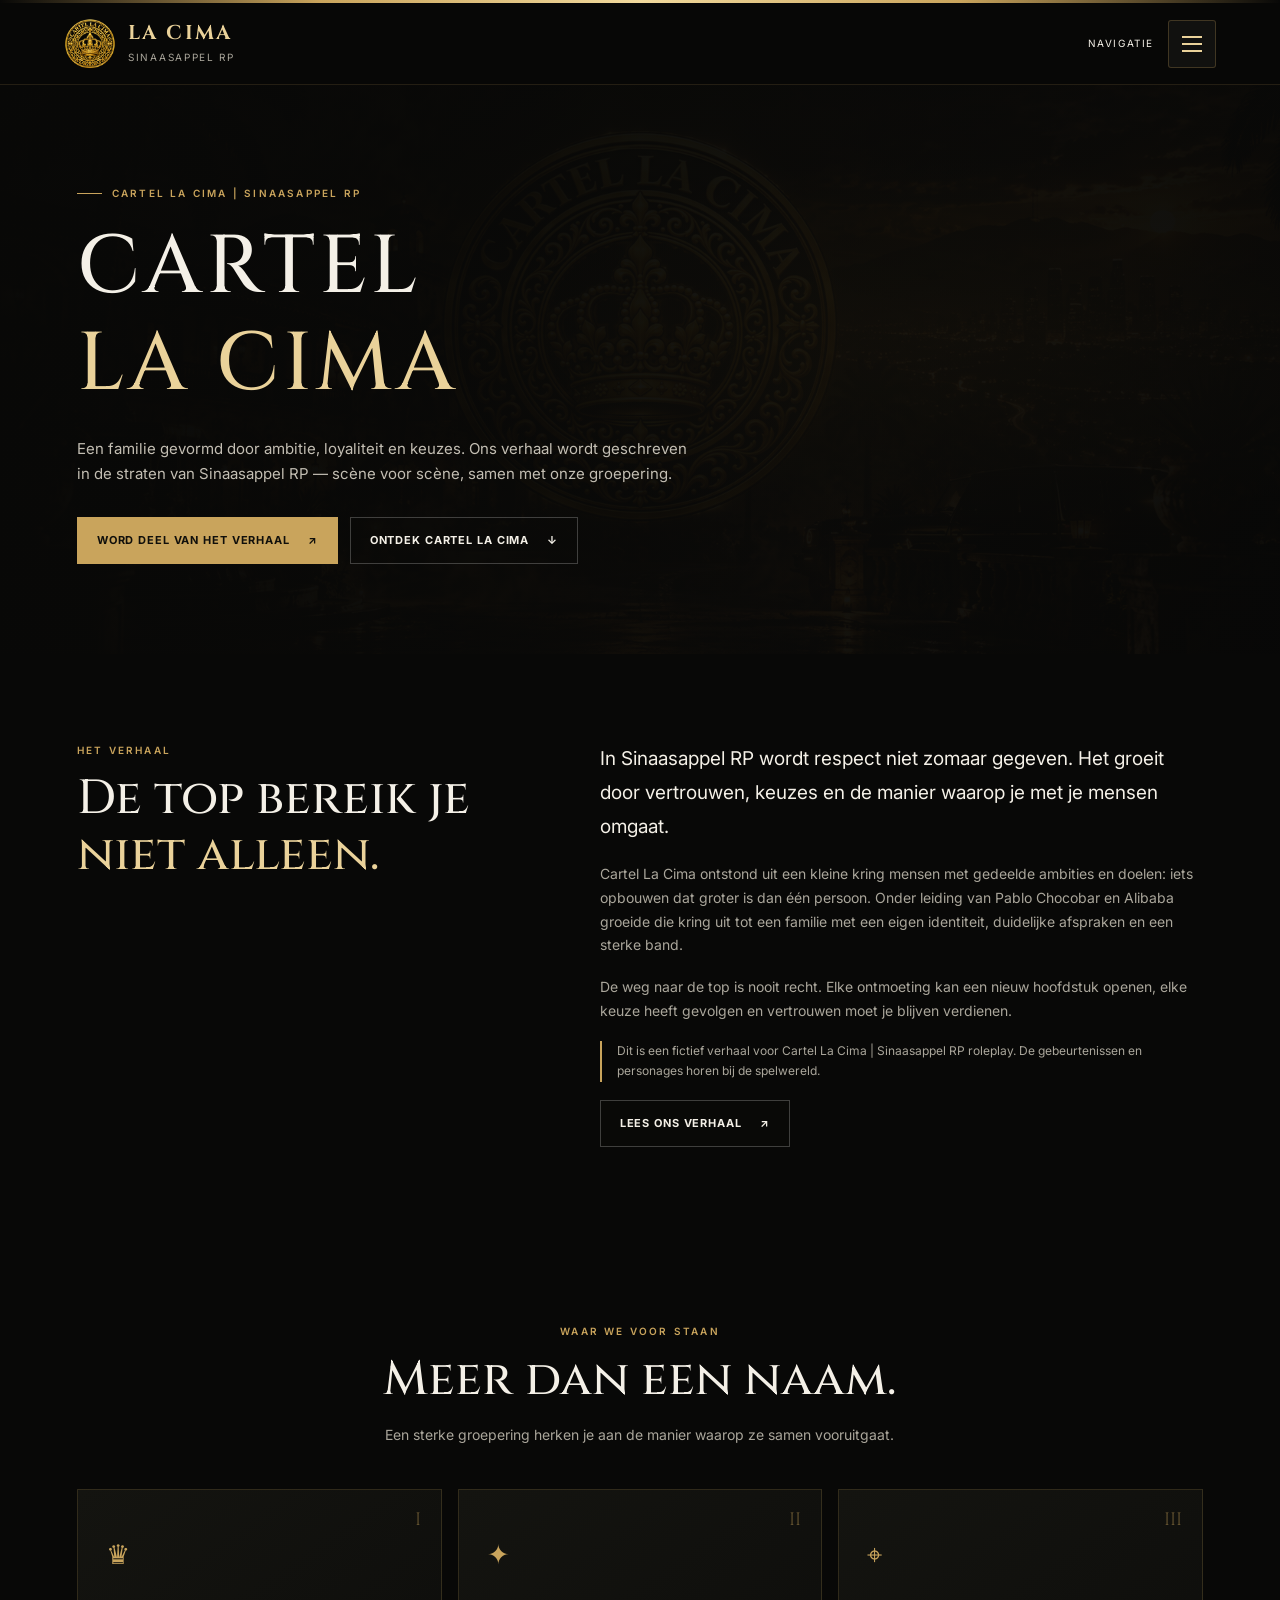
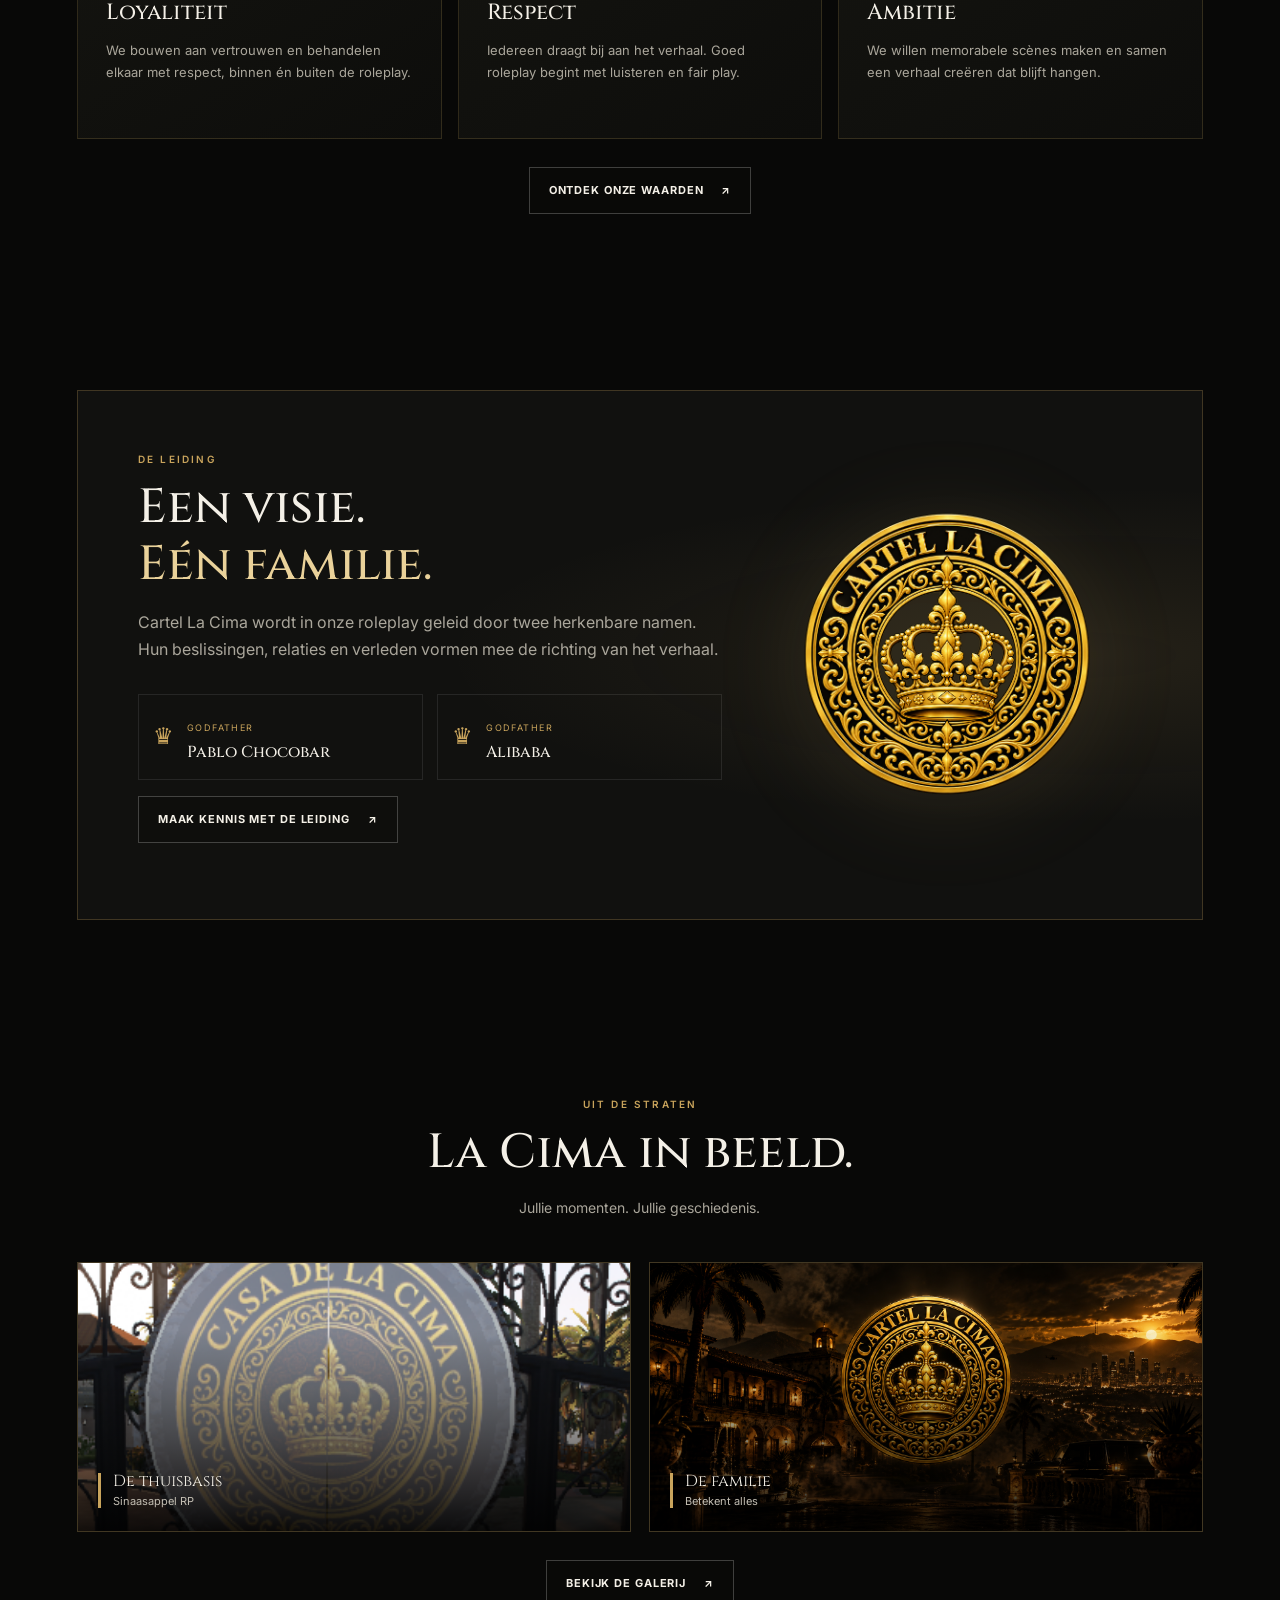
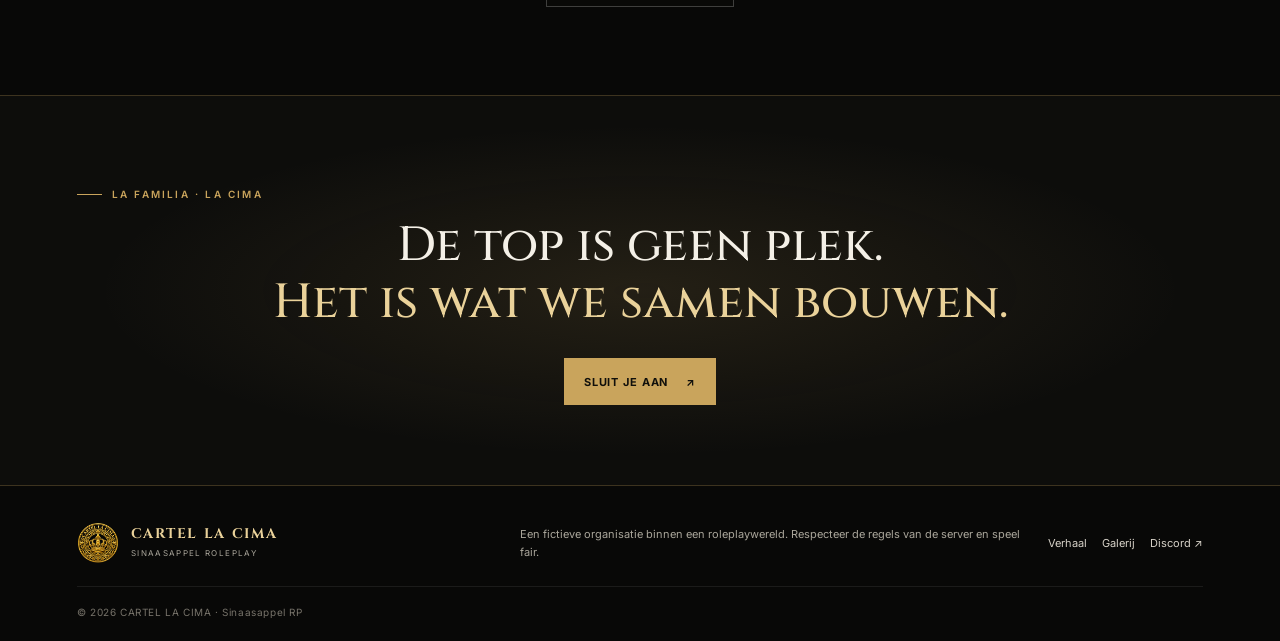
<file: index.html>
<!DOCTYPE html>
<html lang="nl">
<head>
  <meta name="google-site-verification" content="WvXRgHe4BdpTM_RKW-h9yV7HGVJYF44Y4NhQka72pgI">
  <meta charset="UTF-8">
  <meta name="viewport" content="width=device-width, initial-scale=1.0">
  <meta name="theme-color" content="#080807">
  <meta name="color-scheme" content="dark">
  <meta name="description" content="Cartel La Cima — Sinaasappel roleplay. Loyaliteit, eer en ambitie.">
  <title>CARTEL LA CIMA — Home</title>
  <link rel="icon" type="image/png" href="assets/f275185a-7b78-4d47-b29a-3f92ea401cad.png">
  <link rel="stylesheet" href="style.css">
</head>
<body>
  <div class="top-line"></div>
  <header class="site-header">
    <a class="brand" href="index.html" aria-label="La Cima startpagina">
      <img src="assets/f275185a-7b78-4d47-b29a-3f92ea401cad.png" alt="Cartel La Cima logo">
      <span><strong>LA CIMA</strong><small>Sinaasappel RP</small></span>
    </a>
    <div class="header-actions">
      <span class="menu-label">Navigatie</span>
      <div class="menu-wrap">
        <button class="menu-toggle" type="button" data-menu-toggle aria-label="Menu openen" aria-expanded="false" aria-controls="siteMenu">
          <span class="hamburger" aria-hidden="true"><span></span><span></span><span></span></span>
        </button>
        <nav class="nav-menu" id="siteMenu" data-nav-menu aria-label="Hoofdnavigatie" aria-hidden="true">
          <div class="menu-heading">Kies een pagina</div>
          <a href="index.html" aria-current="page"><span>01</span>Home</a>
<a href="verhaal.html"><span>02</span>Ons verhaal</a>
<a href="waarden.html"><span>03</span>Onze waarden</a>
<a href="leiding.html"><span>04</span>De leiding</a>
<a href="galerij.html"><span>05</span>Galerij</a>
<a href="media.html"><span>06</span>Media</a>
          <a class="discord-menu-link" href="https://discord.gg/VERVANG-DIT" target="_blank" rel="noopener noreferrer">Join Discord <span>↗</span></a>
        </nav>
      </div>
    </div>
  </header>
  <main>
    <section class="page-hero">
      <div class="hero-content">
        <p class="eyebrow">CARTEL LA CIMA | SINAASAPPEL RP</p>
        <h1>CARTEL<br><em>LA CIMA</em></h1>
        <p class="intro-copy">Een familie gevormd door ambitie, loyaliteit en keuzes. Ons verhaal wordt geschreven in de straten van Sinaasappel RP — scène voor scène, samen met onze groepering.</p>
        <div class="hero-actions"><a class="button button-gold discord-link" href="https://discord.gg/VERVANG-DIT" target="_blank" rel="noopener noreferrer">Word deel van het verhaal <span>↗</span></a><a class="button button-ghost" href="verhaal.html">Ontdek Cartel La Cima <span>↓</span></a></div>
      </div>
    </section>
    
<section class="section">
  <div class="content-grid">
    <div><div class="section-kicker">HET VERHAAL</div><h2>De top bereik je<br><em>niet alleen.</em></h2></div>
    <div class="story-copy">
      <p class="lead">In Sinaasappel RP wordt respect niet zomaar gegeven. Het groeit door vertrouwen, keuzes en de manier waarop je met je mensen omgaat.</p>
      <p>Cartel La Cima ontstond uit een kleine kring mensen met gedeelde ambities en doelen: iets opbouwen dat groter is dan één persoon. Onder leiding van Pablo Chocobar en Alibaba groeide die kring uit tot een familie met een eigen identiteit, duidelijke afspraken en een sterke band.</p>
      <p>De weg naar de top is nooit recht. Elke ontmoeting kan een nieuw hoofdstuk openen, elke keuze heeft gevolgen en vertrouwen moet je blijven verdienen.</p>
      <p class="story-note">Dit is een fictief verhaal voor Cartel La Cima | Sinaasappel RP roleplay. De gebeurtenissen en personages horen bij de spelwereld.</p>
      <a class="button button-ghost" href="verhaal.html">Lees ons verhaal <span>↗</span></a>
    </div>
  </div>
</section>
<section class="section">
  <div class="section-heading"><div class="section-kicker">WAAR WE VOOR STAAN</div><h2>Meer dan een naam.</h2><p>Een sterke groepering herken je aan de manier waarop ze samen vooruitgaat.</p></div>
  <div class="value-grid">
    <article class="value-card"><span class="value-number">I</span><div class="value-icon">♛</div><h3>Loyaliteit</h3><p>We bouwen aan vertrouwen en behandelen elkaar met respect, binnen én buiten de roleplay.</p></article>
    <article class="value-card"><span class="value-number">II</span><div class="value-icon">✦</div><h3>Respect</h3><p>Iedereen draagt bij aan het verhaal. Goed roleplay begint met luisteren en fair play.</p></article>
    <article class="value-card"><span class="value-number">III</span><div class="value-icon">⌖</div><h3>Ambitie</h3><p>We willen memorabele scènes maken en samen een verhaal creëren dat blijft hangen.</p></article>
  </div>
  <div style="text-align:center;margin-top:28px"><a class="button button-ghost" href="waarden.html">Ontdek onze waarden <span>↗</span></a></div>
</section>
<section class="section">
  <div class="leadership-panel">
    <div><div class="section-kicker">DE LEIDING</div><h2>Een visie.<br><em>Eén familie.</em></h2><p>Cartel La Cima wordt in onze roleplay geleid door twee herkenbare namen. Hun beslissingen, relaties en verleden vormen mee de richting van het verhaal.</p><div class="leaders"><div class="leader"><span class="leader-crown">♛</span><div><small>GODFATHER</small><h3>Pablo Chocobar</h3></div></div><div class="leader"><span class="leader-crown">♛</span><div><small>GODFATHER</small><h3>Alibaba</h3></div></div></div><p><a class="button button-ghost" href="leiding.html">Maak kennis met de leiding <span>↗</span></a></p></div>
    <div class="leadership-art"><img src="assets/f275185a-7b78-4d47-b29a-3f92ea401cad.png" alt="Gouden La Cima-kroonlogo"></div>
  </div>
</section>
<section class="section">
  <div class="section-heading"><div class="section-kicker">UIT DE STRATEN</div><h2>La Cima in beeld.</h2><p>Jullie momenten. Jullie geschiedenis.</p></div>
  <div class="gallery-grid">
    <figure class="gallery-item"><img src="assets/Screenshot 2026-10-14 192630.png" alt="La Cima roleplay-screenshot"><figcaption><span></span><div><b>De thuisbasis</b><small>Sinaasappel RP</small></div></figcaption></figure>
    <figure class="gallery-item"><img src="assets/la-cima-hero.png" alt="La Cima roleplay-banner"><figcaption><span></span><div><b>De familie</b><small>Betekent alles</small></div></figcaption></figure>
  </div>
  <div style="text-align:center;margin-top:28px"><a class="button button-ghost" href="galerij.html">Bekijk de galerij <span>↗</span></a></div>
</section>

    <section class="closing"><div class="closing-inner"><p class="eyebrow">LA FAMILIA · LA CIMA</p><h2>De top is geen plek.<br><em>Het is wat we samen bouwen.</em></h2><a class="button button-gold discord-link" href="https://discord.gg/VERVANG-DIT" target="_blank" rel="noopener noreferrer">Sluit je aan <span>↗</span></a></div></section>
  </main>
  <footer class="footer">
    <a class="footer-brand" href="index.html"><img src="assets/f275185a-7b78-4d47-b29a-3f92ea401cad.png" alt=""><span><b>CARTEL LA CIMA</b><small>SINAASAPPEL ROLEPLAY</small></span></a>
    <p>Een fictieve organisatie binnen een roleplaywereld. Respecteer de regels van de server en speel fair.</p>
    <div class="footer-links"><a href="verhaal.html">Verhaal</a><a href="galerij.html">Galerij</a><a class="discord-link" href="https://discord.gg/VERVANG-DIT" target="_blank" rel="noopener noreferrer">Discord ↗</a></div>
    <div class="copyright">© <span data-year></span> CARTEL LA CIMA · Sinaasappel RP</div>
  </footer>
  <script src="script.js"></script>
</body>
</html>
</file>
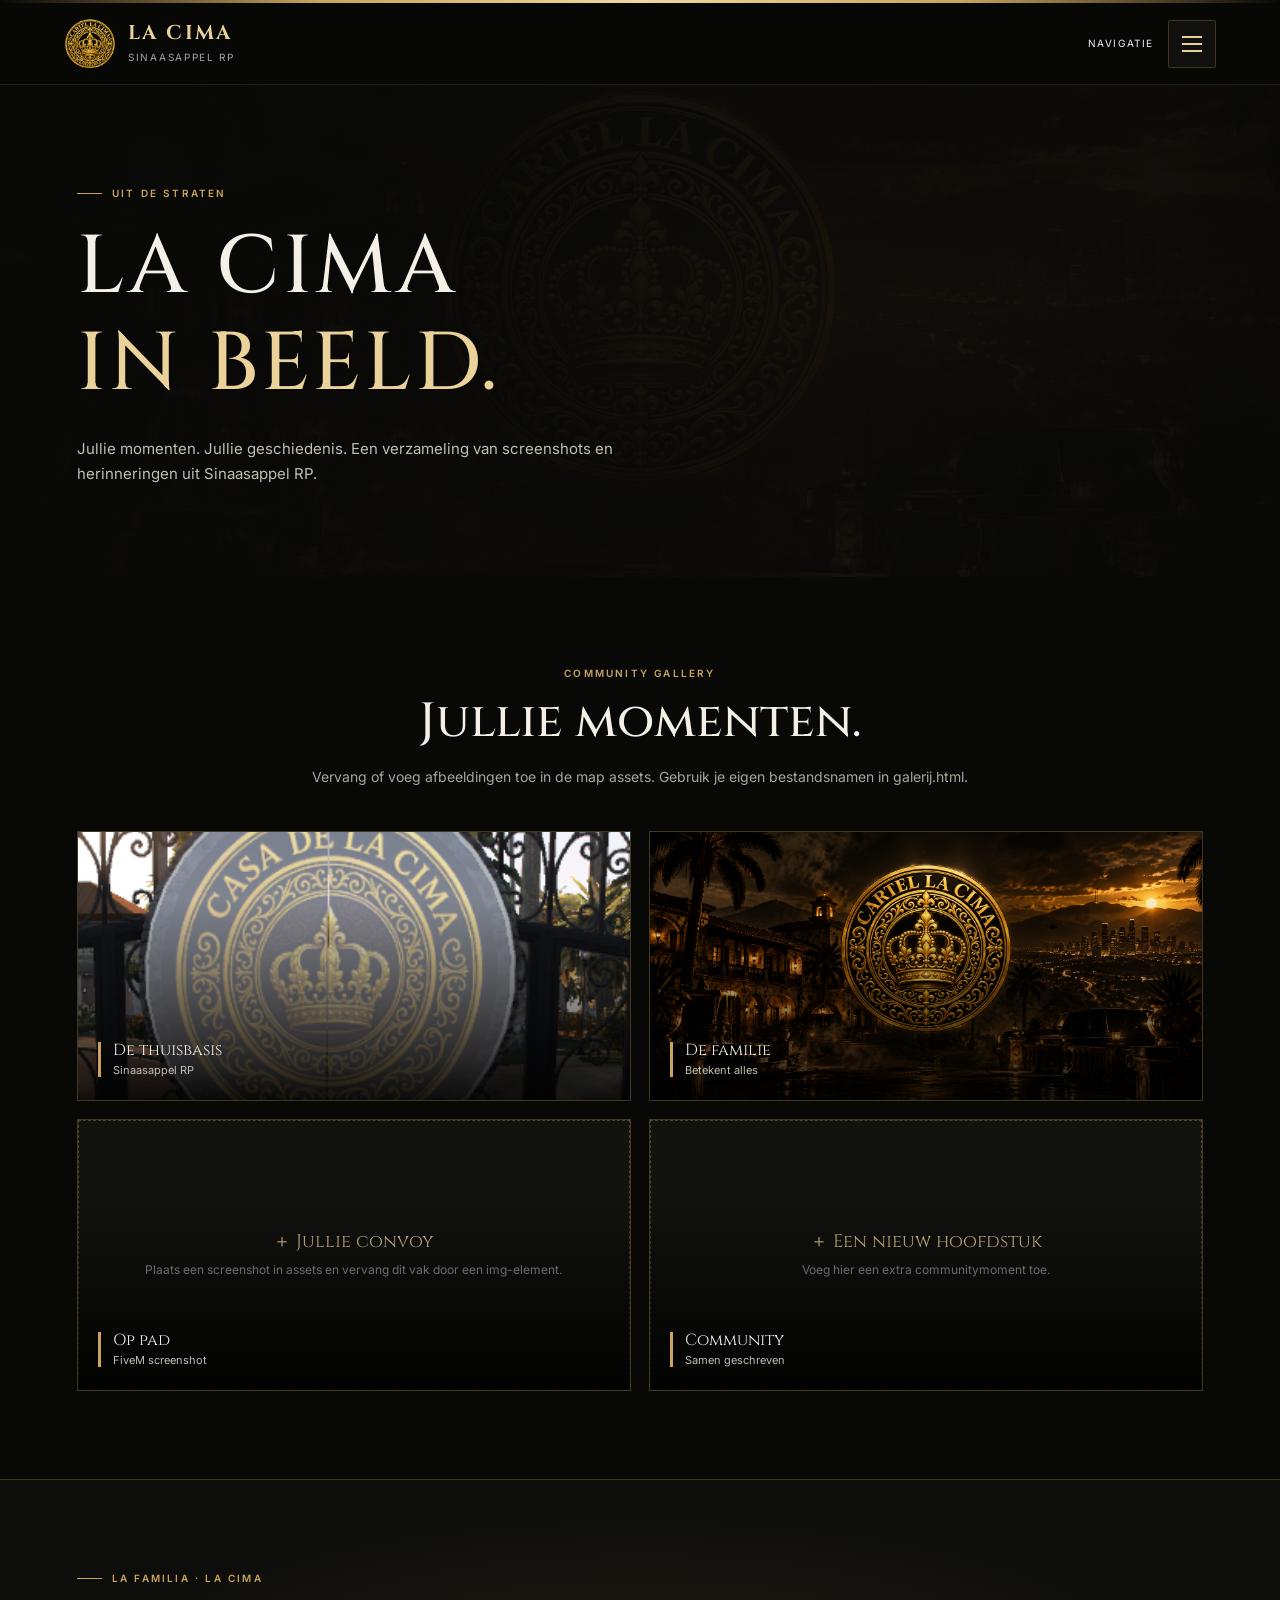
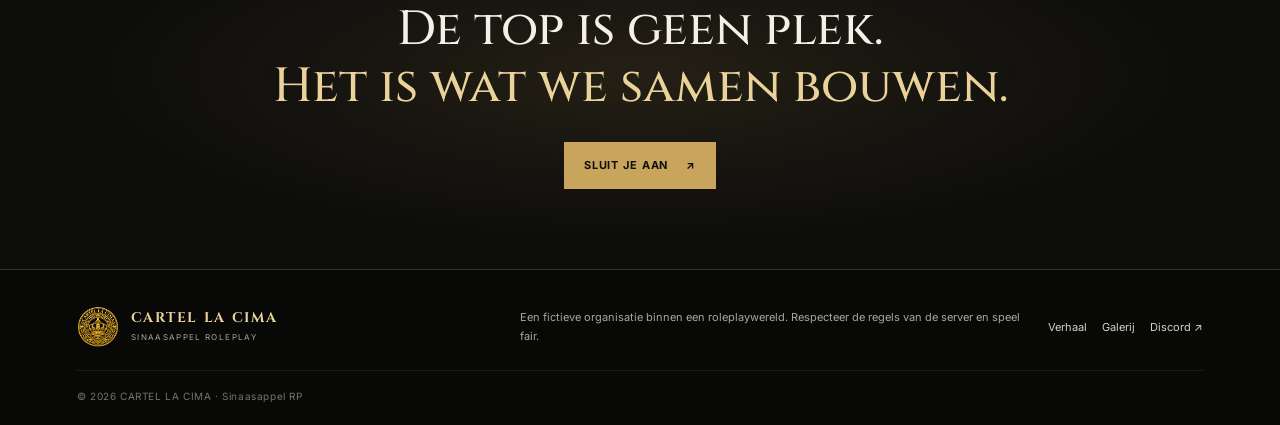
<file: galerij.html>
<!DOCTYPE html>
<html lang="nl">
<head>
  <meta name="google-site-verification" content="WvXRgHe4BdpTM_RKW-h9yV7HGVJYF44Y4NhQka72pgI">
  <meta charset="UTF-8">
  <meta name="viewport" content="width=device-width, initial-scale=1.0">
  <meta name="theme-color" content="#080807">
  <meta name="color-scheme" content="dark">
  <meta name="description" content="Cartel La Cima — Sinaasappel roleplay. Loyaliteit, eer en ambitie.">
  <title>Galerij — CARTEL LA CIMA</title>
  <link rel="icon" type="image/png" href="assets/f275185a-7b78-4d47-b29a-3f92ea401cad.png">
  <link rel="stylesheet" href="style.css">
</head>
<body>
  <div class="top-line"></div>
  <header class="site-header">
    <a class="brand" href="index.html" aria-label="La Cima startpagina">
      <img src="assets/f275185a-7b78-4d47-b29a-3f92ea401cad.png" alt="Cartel La Cima logo">
      <span><strong>LA CIMA</strong><small>Sinaasappel RP</small></span>
    </a>
    <div class="header-actions">
      <span class="menu-label">Navigatie</span>
      <div class="menu-wrap">
        <button class="menu-toggle" type="button" data-menu-toggle aria-label="Menu openen" aria-expanded="false" aria-controls="siteMenu">
          <span class="hamburger" aria-hidden="true"><span></span><span></span><span></span></span>
        </button>
        <nav class="nav-menu" id="siteMenu" data-nav-menu aria-label="Hoofdnavigatie" aria-hidden="true">
          <div class="menu-heading">Kies een pagina</div>
          <a href="index.html"><span>01</span>Home</a>
<a href="verhaal.html"><span>02</span>Ons verhaal</a>
<a href="waarden.html"><span>03</span>Onze waarden</a>
<a href="leiding.html"><span>04</span>De leiding</a>
<a href="galerij.html" aria-current="page"><span>05</span>Galerij</a>
<a href="media.html"><span>06</span>Media</a>
          <a class="discord-menu-link" href="https://discord.gg/VERVANG-DIT" target="_blank" rel="noopener noreferrer">Join Discord <span>↗</span></a>
        </nav>
      </div>
    </div>
  </header>
  <main>
    <section class="page-hero">
      <div class="hero-content">
        <p class="eyebrow">UIT DE STRATEN</p>
        <h1>LA CIMA<br><em>IN BEELD.</em></h1>
        <p class="intro-copy">Jullie momenten. Jullie geschiedenis. Een verzameling van screenshots en herinneringen uit Sinaasappel RP.</p>
        
      </div>
    </section>
    
<section class="section"><div class="section-heading"><div class="section-kicker">COMMUNITY GALLERY</div><h2>Jullie momenten.</h2><p>Vervang of voeg afbeeldingen toe in de map assets. Gebruik je eigen bestandsnamen in galerij.html.</p></div>
<div class="gallery-grid">
<figure class="gallery-item"><img src="assets/Screenshot 2026-10-14 192630.png" alt="Sfeervolle La Cima roleplay-banner"><figcaption><span></span><div><b>De thuisbasis</b><small>Sinaasappel RP</small></div></figcaption></figure>
<figure class="gallery-item"><img src="assets/la-cima-hero.png" alt="La Cima roleplay-banner"><figcaption><span></span><div><b>De familie</b><small>Betekent alles</small></div></figcaption></figure>
<figure class="gallery-item"><div class="gallery-placeholder"><div><strong>＋ Jullie convoy</strong><p>Plaats een screenshot in assets en vervang dit vak door een img-element.</p></div></div><figcaption><span></span><div><b>Op pad</b><small>FiveM screenshot</small></div></figcaption></figure>
<figure class="gallery-item"><div class="gallery-placeholder"><div><strong>＋ Een nieuw hoofdstuk</strong><p>Voeg hier een extra communitymoment toe.</p></div></div><figcaption><span></span><div><b>Community</b><small>Samen geschreven</small></div></figcaption></figure>
</div></section>

    <section class="closing"><div class="closing-inner"><p class="eyebrow">LA FAMILIA · LA CIMA</p><h2>De top is geen plek.<br><em>Het is wat we samen bouwen.</em></h2><a class="button button-gold discord-link" href="https://discord.gg/VERVANG-DIT" target="_blank" rel="noopener noreferrer">Sluit je aan <span>↗</span></a></div></section>
  </main>
  <footer class="footer">
    <a class="footer-brand" href="index.html"><img src="assets/f275185a-7b78-4d47-b29a-3f92ea401cad.png" alt=""><span><b>CARTEL LA CIMA</b><small>SINAASAPPEL ROLEPLAY</small></span></a>
    <p>Een fictieve organisatie binnen een roleplaywereld. Respecteer de regels van de server en speel fair.</p>
    <div class="footer-links"><a href="verhaal.html">Verhaal</a><a href="galerij.html">Galerij</a><a class="discord-link" href="https://discord.gg/VERVANG-DIT" target="_blank" rel="noopener noreferrer">Discord ↗</a></div>
    <div class="copyright">© <span data-year></span> CARTEL LA CIMA · Sinaasappel RP</div>
  </footer>
  <script src="script.js"></script>
</body>
</html>
</file>
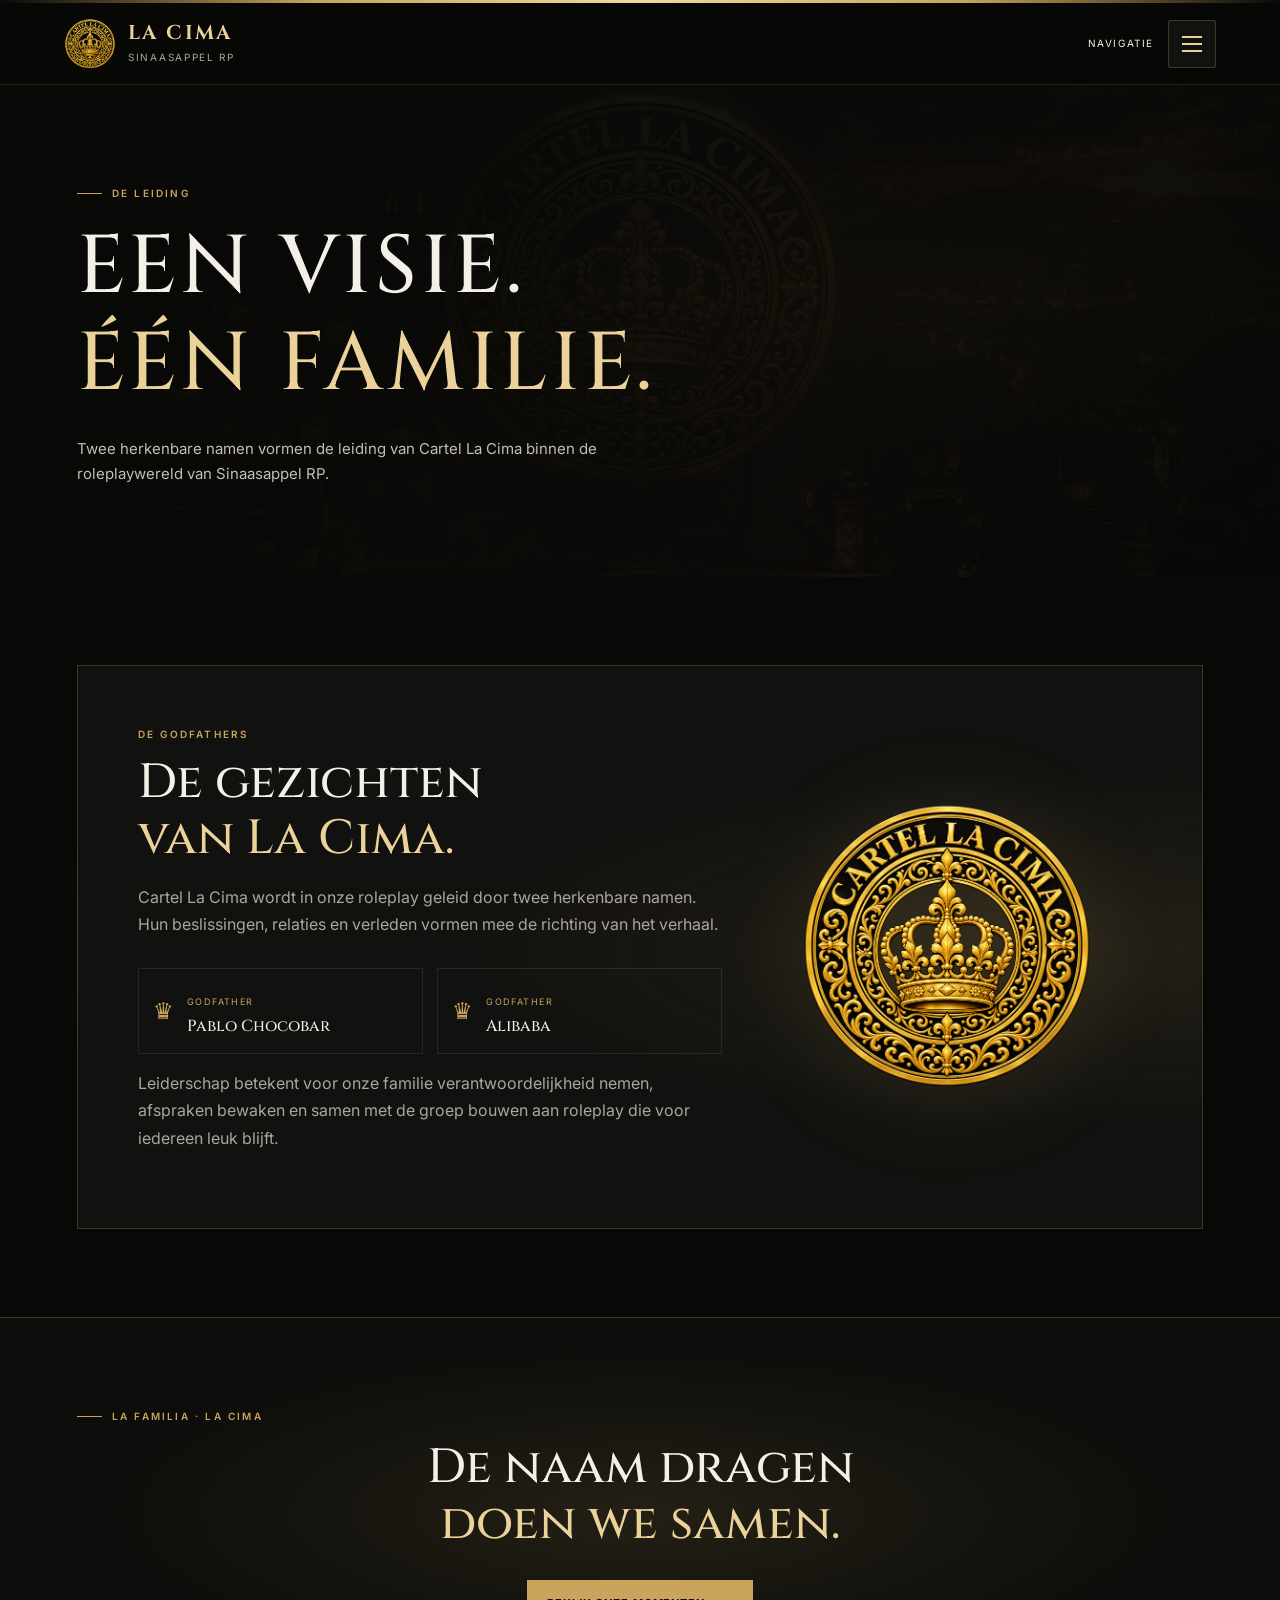
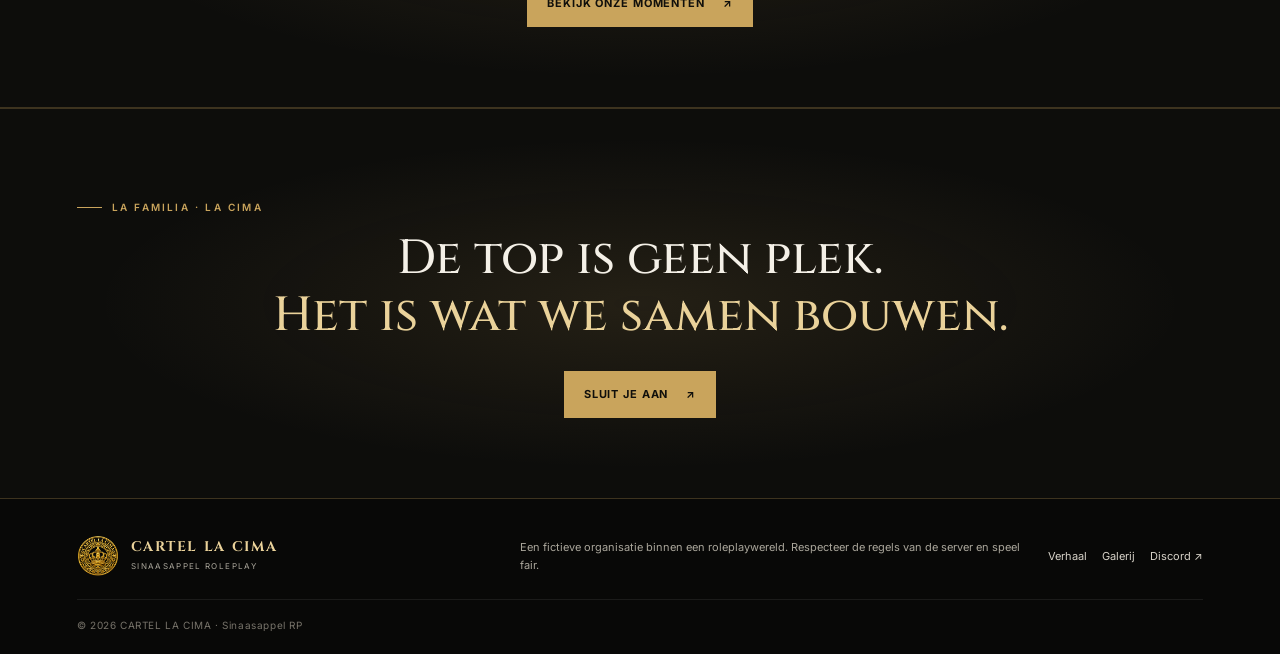
<file: leiding.html>
<!DOCTYPE html>
<html lang="nl">
<head>
  <meta name="google-site-verification" content="WvXRgHe4BdpTM_RKW-h9yV7HGVJYF44Y4NhQka72pgI">
  <meta charset="UTF-8">
  <meta name="viewport" content="width=device-width, initial-scale=1.0">
  <meta name="theme-color" content="#080807">
  <meta name="color-scheme" content="dark">
  <meta name="description" content="Cartel La Cima — Sinaasappel roleplay. Loyaliteit, eer en ambitie.">
  <title>De leiding — CARTEL LA CIMA</title>
  <link rel="icon" type="image/png" href="assets/f275185a-7b78-4d47-b29a-3f92ea401cad.png">
  <link rel="stylesheet" href="style.css">
</head>
<body>
  <div class="top-line"></div>
  <header class="site-header">
    <a class="brand" href="index.html" aria-label="La Cima startpagina">
      <img src="assets/f275185a-7b78-4d47-b29a-3f92ea401cad.png" alt="Cartel La Cima logo">
      <span><strong>LA CIMA</strong><small>Sinaasappel RP</small></span>
    </a>
    <div class="header-actions">
      <span class="menu-label">Navigatie</span>
      <div class="menu-wrap">
        <button class="menu-toggle" type="button" data-menu-toggle aria-label="Menu openen" aria-expanded="false" aria-controls="siteMenu">
          <span class="hamburger" aria-hidden="true"><span></span><span></span><span></span></span>
        </button>
        <nav class="nav-menu" id="siteMenu" data-nav-menu aria-label="Hoofdnavigatie" aria-hidden="true">
          <div class="menu-heading">Kies een pagina</div>
          <a href="index.html"><span>01</span>Home</a>
<a href="verhaal.html"><span>02</span>Ons verhaal</a>
<a href="waarden.html"><span>03</span>Onze waarden</a>
<a href="leiding.html" aria-current="page"><span>04</span>De leiding</a>
<a href="galerij.html"><span>05</span>Galerij</a>
<a href="media.html"><span>06</span>Media</a>
          <a class="discord-menu-link" href="https://discord.gg/VERVANG-DIT" target="_blank" rel="noopener noreferrer">Join Discord <span>↗</span></a>
        </nav>
      </div>
    </div>
  </header>
  <main>
    <section class="page-hero">
      <div class="hero-content">
        <p class="eyebrow">DE LEIDING</p>
        <h1>EEN VISIE.<br><em>ÉÉN FAMILIE.</em></h1>
        <p class="intro-copy">Twee herkenbare namen vormen de leiding van Cartel La Cima binnen de roleplaywereld van Sinaasappel RP.</p>
        
      </div>
    </section>
    
<section class="section"><div class="leadership-panel"><div class="leadership-copy"><div class="section-kicker">DE GODFATHERS</div><h2>De gezichten<br><em>van La Cima.</em></h2><p>Cartel La Cima wordt in onze roleplay geleid door twee herkenbare namen. Hun beslissingen, relaties en verleden vormen mee de richting van het verhaal.</p><div class="leaders"><div class="leader"><span class="leader-crown">♛</span><div><small>GODFATHER</small><h3>Pablo Chocobar</h3></div></div><div class="leader"><span class="leader-crown">♛</span><div><small>GODFATHER</small><h3>Alibaba</h3></div></div></div><p>Leiderschap betekent voor onze familie verantwoordelijkheid nemen, afspraken bewaken en samen met de groep bouwen aan roleplay die voor iedereen leuk blijft.</p></div><div class="leadership-art"><img src="assets/f275185a-7b78-4d47-b29a-3f92ea401cad.png" alt="Gouden La Cima-kroonlogo"></div></div></section>
<section class="closing"><div class="closing-inner"><p class="eyebrow">LA FAMILIA · LA CIMA</p><h2>De naam dragen<br><em>doen we samen.</em></h2><a class="button button-gold" href="galerij.html">Bekijk onze momenten <span>↗</span></a></div></section>

    <section class="closing"><div class="closing-inner"><p class="eyebrow">LA FAMILIA · LA CIMA</p><h2>De top is geen plek.<br><em>Het is wat we samen bouwen.</em></h2><a class="button button-gold discord-link" href="https://discord.gg/VERVANG-DIT" target="_blank" rel="noopener noreferrer">Sluit je aan <span>↗</span></a></div></section>
  </main>
  <footer class="footer">
    <a class="footer-brand" href="index.html"><img src="assets/f275185a-7b78-4d47-b29a-3f92ea401cad.png" alt=""><span><b>CARTEL LA CIMA</b><small>SINAASAPPEL ROLEPLAY</small></span></a>
    <p>Een fictieve organisatie binnen een roleplaywereld. Respecteer de regels van de server en speel fair.</p>
    <div class="footer-links"><a href="verhaal.html">Verhaal</a><a href="galerij.html">Galerij</a><a class="discord-link" href="https://discord.gg/VERVANG-DIT" target="_blank" rel="noopener noreferrer">Discord ↗</a></div>
    <div class="copyright">© <span data-year></span> CARTEL LA CIMA · Sinaasappel RP</div>
  </footer>
  <script src="script.js"></script>
</body>
</html>
</file>
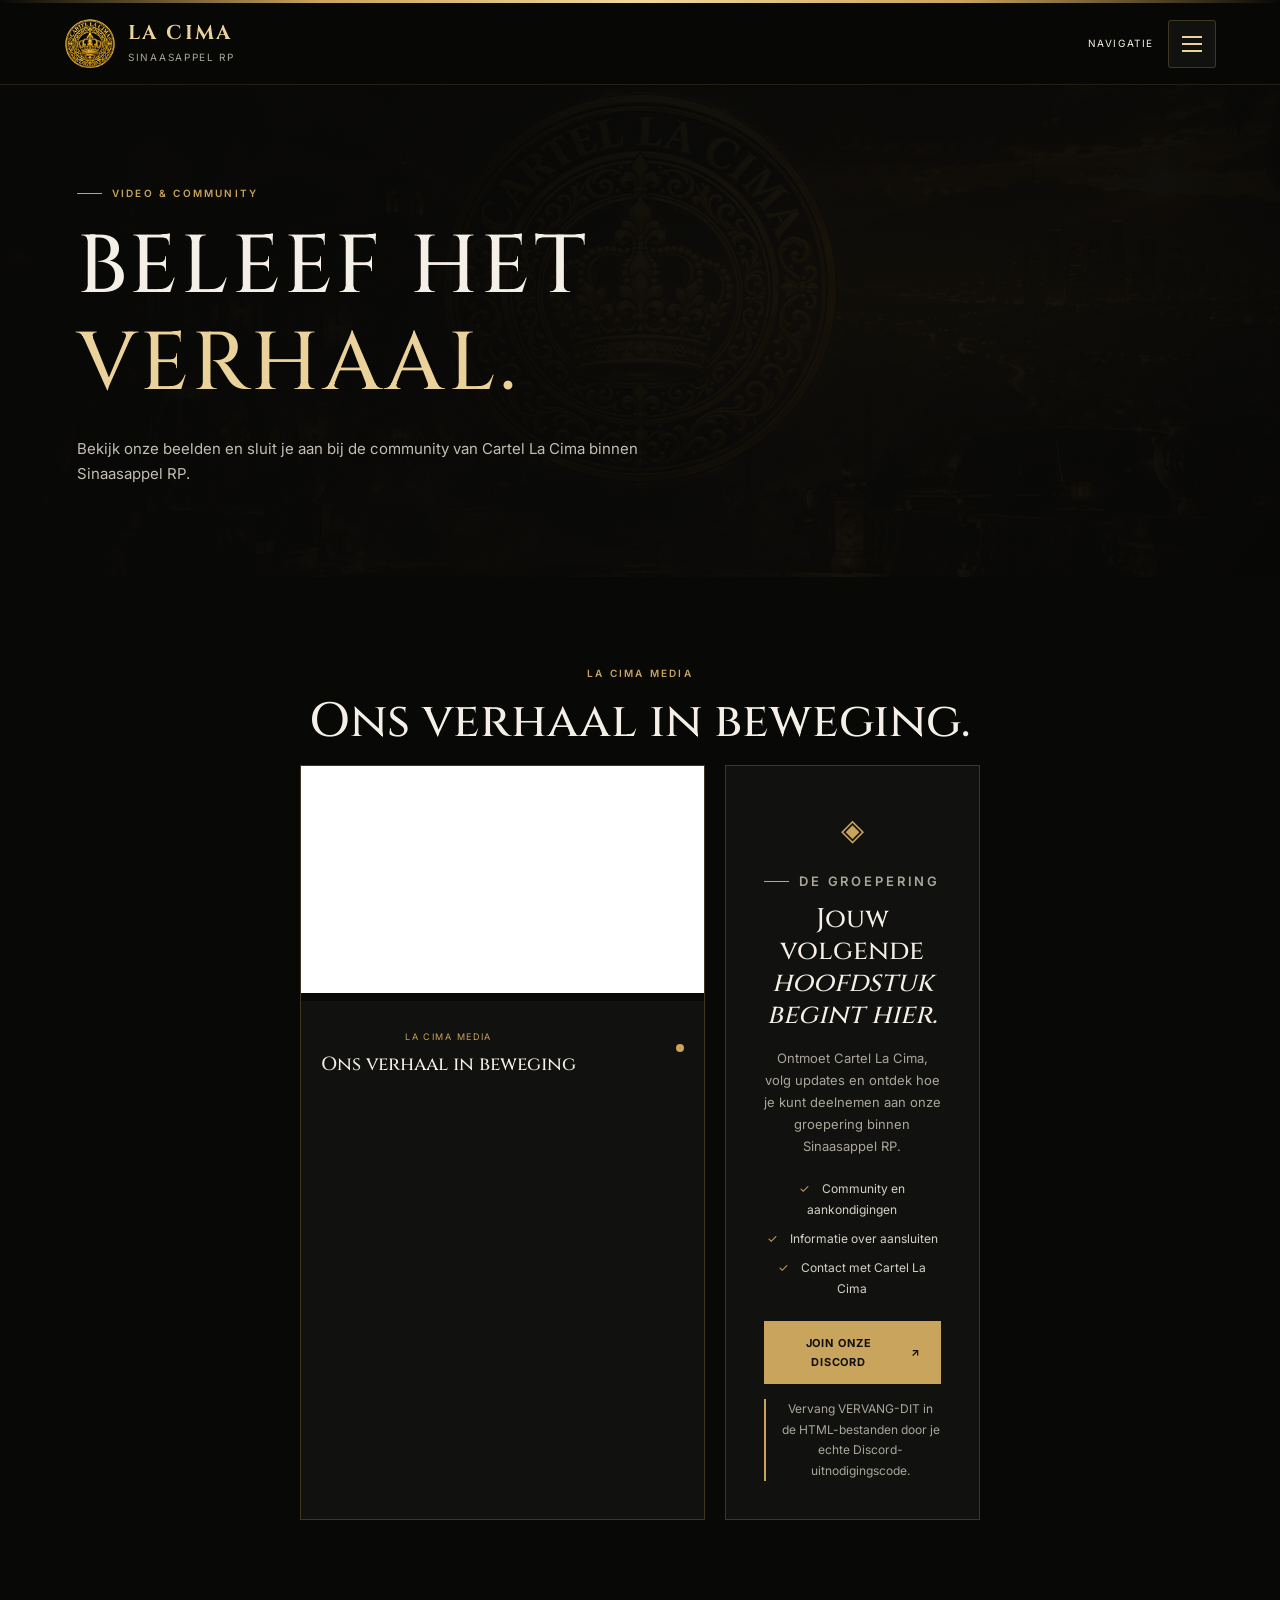
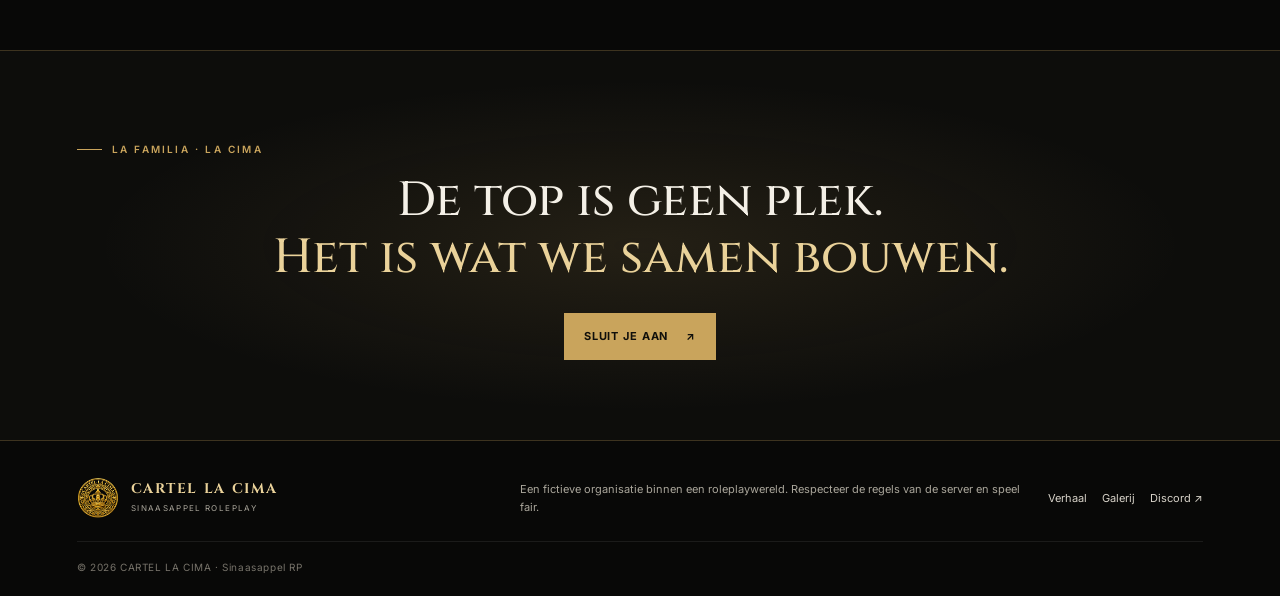
<file: media.html>
<!DOCTYPE html>
<html lang="nl">
<head>
  <meta name="google-site-verification" content="WvXRgHe4BdpTM_RKW-h9yV7HGVJYF44Y4NhQka72pgI">
  <meta charset="UTF-8">
  <meta name="viewport" content="width=device-width, initial-scale=1.0">
  <meta name="theme-color" content="#080807">
  <meta name="color-scheme" content="dark">
  <meta name="description" content="Cartel La Cima — Sinaasappel roleplay. Loyaliteit, eer en ambitie.">
  <title>Media — CARTEL LA CIMA</title>
  <link rel="icon" type="image/png" href="assets/f275185a-7b78-4d47-b29a-3f92ea401cad.png">
  <link rel="stylesheet" href="style.css">
</head>
<body>
  <div class="top-line"></div>
  <header class="site-header">
    <a class="brand" href="index.html" aria-label="La Cima startpagina">
      <img src="assets/f275185a-7b78-4d47-b29a-3f92ea401cad.png" alt="Cartel La Cima logo">
      <span><strong>LA CIMA</strong><small>Sinaasappel RP</small></span>
    </a>
    <div class="header-actions">
      <span class="menu-label">Navigatie</span>
      <div class="menu-wrap">
        <button class="menu-toggle" type="button" data-menu-toggle aria-label="Menu openen" aria-expanded="false" aria-controls="siteMenu">
          <span class="hamburger" aria-hidden="true"><span></span><span></span><span></span></span>
        </button>
        <nav class="nav-menu" id="siteMenu" data-nav-menu aria-label="Hoofdnavigatie" aria-hidden="true">
          <div class="menu-heading">Kies een pagina</div>
          <a href="index.html"><span>01</span>Home</a>
<a href="verhaal.html"><span>02</span>Ons verhaal</a>
<a href="waarden.html"><span>03</span>Onze waarden</a>
<a href="leiding.html"><span>04</span>De leiding</a>
<a href="galerij.html"><span>05</span>Galerij</a>
<a href="media.html" aria-current="page"><span>06</span>Media</a>
          <a class="discord-menu-link" href="https://discord.gg/VERVANG-DIT" target="_blank" rel="noopener noreferrer">Join Discord <span>↗</span></a>
        </nav>
      </div>
    </div>
  </header>
  <main>
    <section class="page-hero">
      <div class="hero-content">
        <p class="eyebrow">VIDEO & COMMUNITY</p>
        <h1>BELEEF HET<br><em>VERHAAL.</em></h1>
        <p class="intro-copy">Bekijk onze beelden en sluit je aan bij de community van Cartel La Cima binnen Sinaasappel RP.</p>
        
      </div>
    </section>
    
<section class="section"><div class="section-heading"><div class="section-kicker">LA CIMA MEDIA</div><h2>Ons verhaal in beweging.</h2><p>
<div class="media-grid">
<div class="video-card"><div class="video-frame" data-video-frame data-youtube-id="VOEG_VIDEO_ID_TOE"><div class="video-placeholder"><span class="play-icon">▶</span><b>LA CIMA — OFFICIËLE VIDEO</b><small></small></div></div><div class="video-caption"><div><small>LA CIMA MEDIA</small><h3>Ons verhaal in beweging</h3></div><span class="gold-dot"></span></div></div>
<aside class="discord-card"><div class="discord-symbol">◈</div><p class="eyebrow">DE GROEPERING</p><h3>Jouw volgende<br><em>hoofdstuk begint hier.</em></h3><p>Ontmoet Cartel La Cima, volg updates en ontdek hoe je kunt deelnemen aan onze groepering binnen Sinaasappel RP.</p><ul><li><span>✓</span> Community en aankondigingen</li><li><span>✓</span> Informatie over aansluiten</li><li><span>✓</span> Contact met Cartel La Cima</li></ul><a class="button button-gold button-full discord-link" href="https://discord.gg/VERVANG-DIT" target="_blank" rel="noopener noreferrer">Join onze Discord <span>↗</span></a><p class="story-note">Vervang VERVANG-DIT in de HTML-bestanden door je echte Discord-uitnodigingscode.</p></aside>
</div></section>

    <section class="closing"><div class="closing-inner"><p class="eyebrow">LA FAMILIA · LA CIMA</p><h2>De top is geen plek.<br><em>Het is wat we samen bouwen.</em></h2><a class="button button-gold discord-link" href="https://discord.gg/VERVANG-DIT" target="_blank" rel="noopener noreferrer">Sluit je aan <span>↗</span></a></div></section>
  </main>
  <footer class="footer">
    <a class="footer-brand" href="index.html"><img src="assets/f275185a-7b78-4d47-b29a-3f92ea401cad.png" alt=""><span><b>CARTEL LA CIMA</b><small>SINAASAPPEL ROLEPLAY</small></span></a>
    <p>Een fictieve organisatie binnen een roleplaywereld. Respecteer de regels van de server en speel fair.</p>
    <div class="footer-links"><a href="verhaal.html">Verhaal</a><a href="galerij.html">Galerij</a><a class="discord-link" href="https://discord.gg/VERVANG-DIT" target="_blank" rel="noopener noreferrer">Discord ↗</a></div>
    <div class="copyright">© <span data-year></span> CARTEL LA CIMA · Sinaasappel RP</div>
  </footer>
  <script src="script.js"></script>
</body>
</html>
</file>
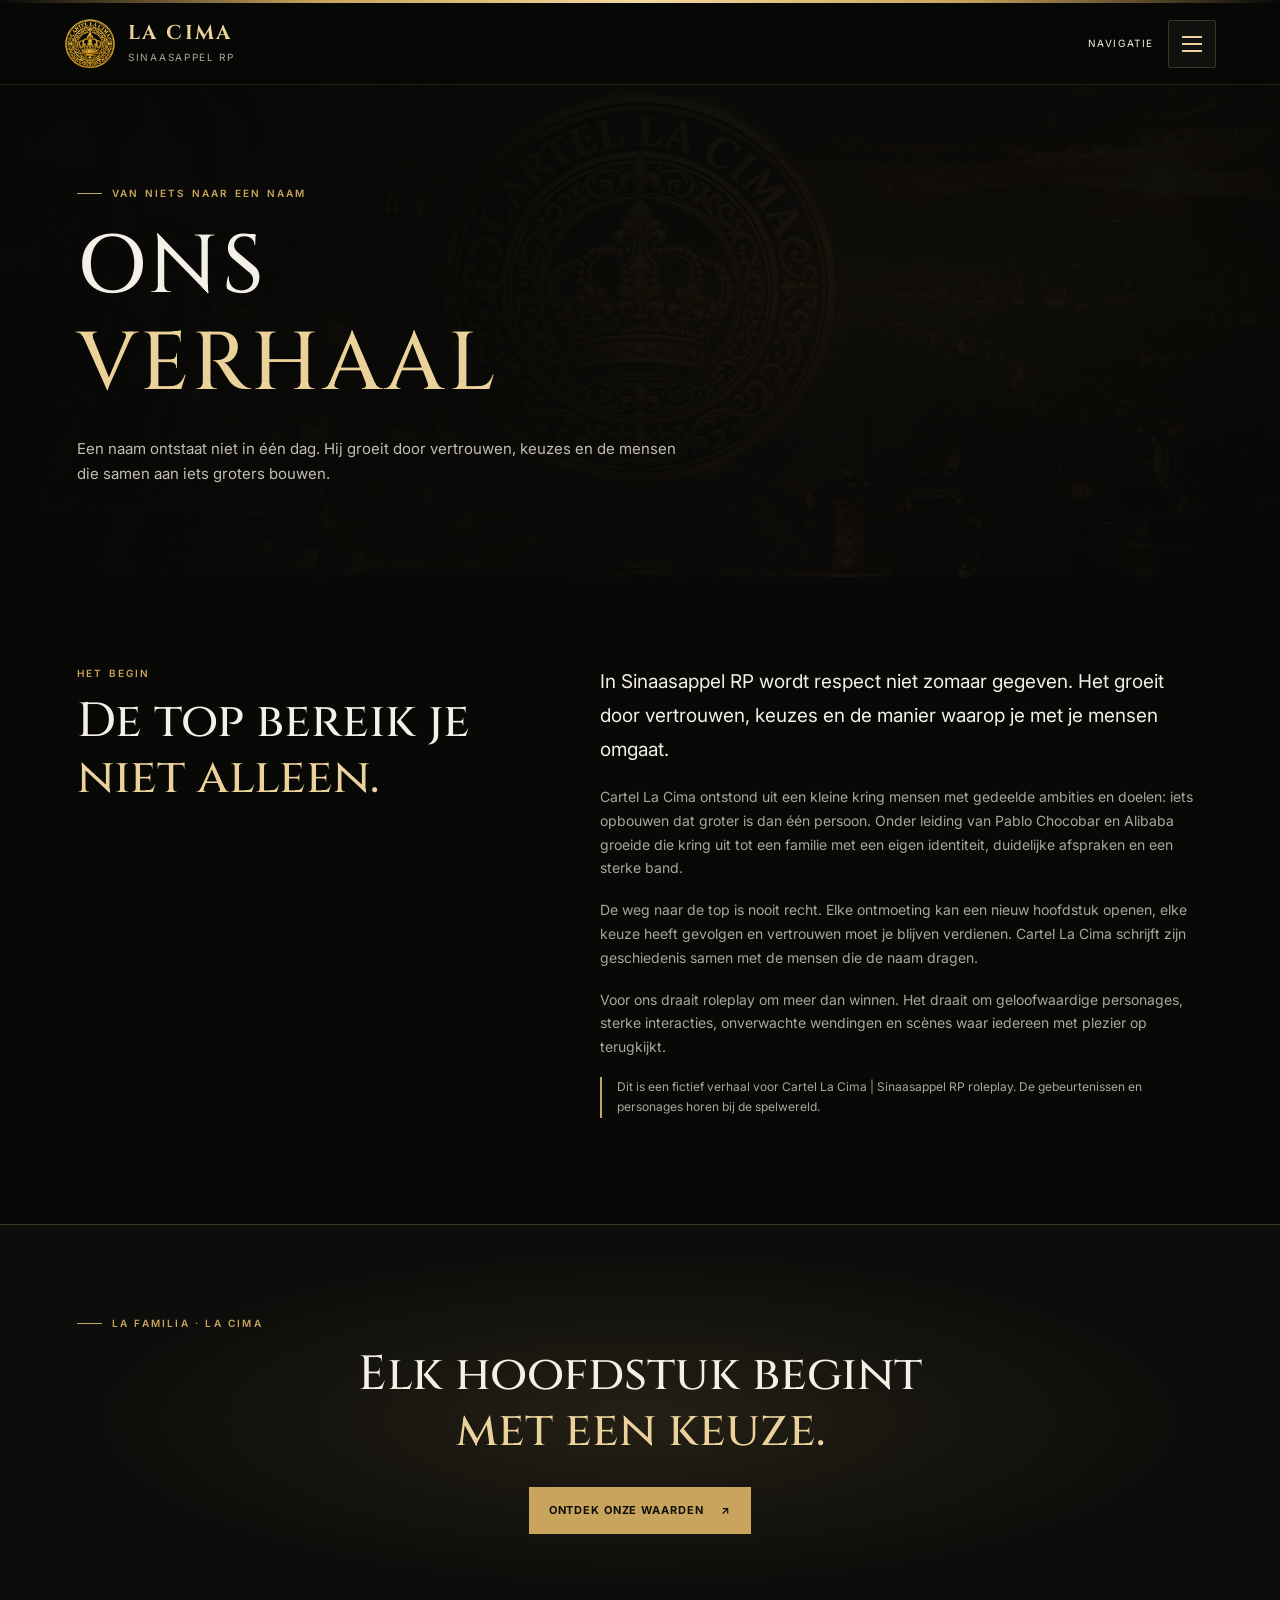
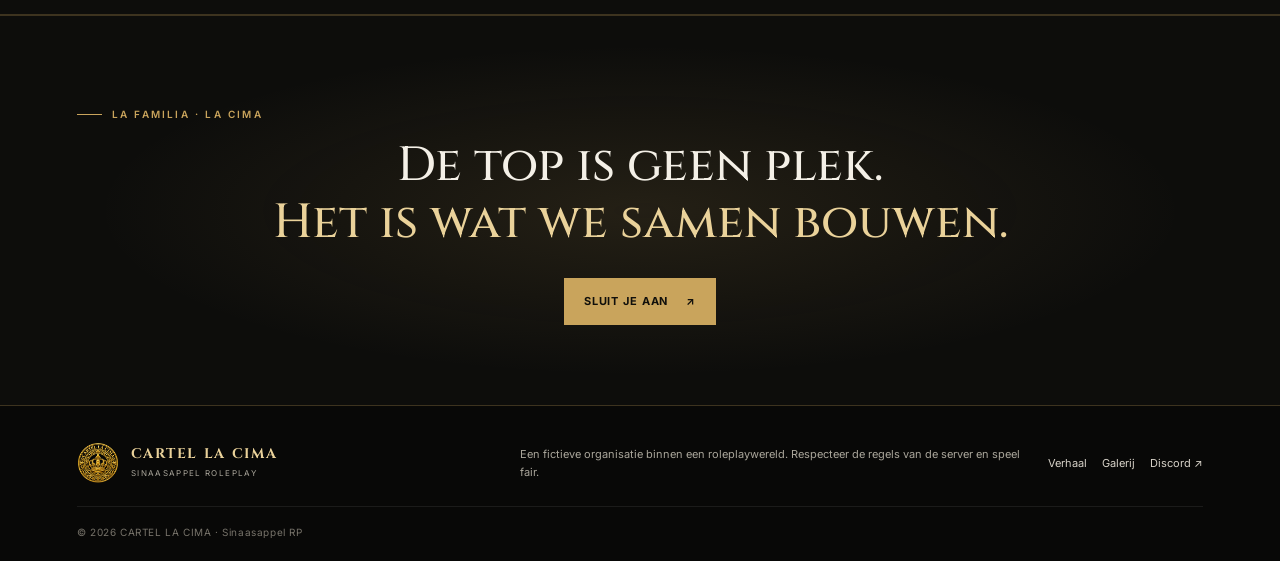
<file: verhaal.html>
<!DOCTYPE html>
<html lang="nl">
<head>
  <meta name="google-site-verification" content="WvXRgHe4BdpTM_RKW-h9yV7HGVJYF44Y4NhQka72pgI">
  <meta charset="UTF-8">
  <meta name="viewport" content="width=device-width, initial-scale=1.0">
  <meta name="theme-color" content="#080807">
  <meta name="color-scheme" content="dark">
  <meta name="description" content="Cartel La Cima — Sinaasappel roleplay. Loyaliteit, eer en ambitie.">
  <title>Ons verhaal — CARTEL LA CIMA</title>
  <link rel="icon" type="image/png" href="assets/f275185a-7b78-4d47-b29a-3f92ea401cad.png">
  <link rel="stylesheet" href="style.css">
</head>
<body>
  <div class="top-line"></div>
  <header class="site-header">
    <a class="brand" href="index.html" aria-label="La Cima startpagina">
      <img src="assets/f275185a-7b78-4d47-b29a-3f92ea401cad.png" alt="Cartel La Cima logo">
      <span><strong>LA CIMA</strong><small>Sinaasappel RP</small></span>
    </a>
    <div class="header-actions">
      <span class="menu-label">Navigatie</span>
      <div class="menu-wrap">
        <button class="menu-toggle" type="button" data-menu-toggle aria-label="Menu openen" aria-expanded="false" aria-controls="siteMenu">
          <span class="hamburger" aria-hidden="true"><span></span><span></span><span></span></span>
        </button>
        <nav class="nav-menu" id="siteMenu" data-nav-menu aria-label="Hoofdnavigatie" aria-hidden="true">
          <div class="menu-heading">Kies een pagina</div>
          <a href="index.html"><span>01</span>Home</a>
<a href="verhaal.html" aria-current="page"><span>02</span>Ons verhaal</a>
<a href="waarden.html"><span>03</span>Onze waarden</a>
<a href="leiding.html"><span>04</span>De leiding</a>
<a href="galerij.html"><span>05</span>Galerij</a>
<a href="media.html"><span>06</span>Media</a>
          <a class="discord-menu-link" href="https://discord.gg/VERVANG-DIT" target="_blank" rel="noopener noreferrer">Join Discord <span>↗</span></a>
        </nav>
      </div>
    </div>
  </header>
  <main>
    <section class="page-hero">
      <div class="hero-content">
        <p class="eyebrow">VAN NIETS NAAR EEN NAAM</p>
        <h1>ONS<br><em>VERHAAL</em></h1>
        <p class="intro-copy">Een naam ontstaat niet in één dag. Hij groeit door vertrouwen, keuzes en de mensen die samen aan iets groters bouwen.</p>
        
      </div>
    </section>
    
<section class="section"><div class="content-grid"><div><div class="section-kicker">HET BEGIN</div><h2>De top bereik je<br><em>niet alleen.</em></h2></div><div class="story-copy">
<p class="lead">In Sinaasappel RP wordt respect niet zomaar gegeven. Het groeit door vertrouwen, keuzes en de manier waarop je met je mensen omgaat.</p>
<p>Cartel La Cima ontstond uit een kleine kring mensen met gedeelde ambities en doelen: iets opbouwen dat groter is dan één persoon. Onder leiding van Pablo Chocobar en Alibaba groeide die kring uit tot een familie met een eigen identiteit, duidelijke afspraken en een sterke band.</p>
<p>De weg naar de top is nooit recht. Elke ontmoeting kan een nieuw hoofdstuk openen, elke keuze heeft gevolgen en vertrouwen moet je blijven verdienen. Cartel La Cima schrijft zijn geschiedenis samen met de mensen die de naam dragen.</p>
<p>Voor ons draait roleplay om meer dan winnen. Het draait om geloofwaardige personages, sterke interacties, onverwachte wendingen en scènes waar iedereen met plezier op terugkijkt.</p>
<p class="story-note">Dit is een fictief verhaal voor Cartel La Cima | Sinaasappel RP roleplay. De gebeurtenissen en personages horen bij de spelwereld.</p>
</div></div></section>
<section class="closing"><div class="closing-inner"><p class="eyebrow">LA FAMILIA · LA CIMA</p><h2>Elk hoofdstuk begint<br><em>met een keuze.</em></h2><a class="button button-gold" href="waarden.html">Ontdek onze waarden <span>↗</span></a></div></section>

    <section class="closing"><div class="closing-inner"><p class="eyebrow">LA FAMILIA · LA CIMA</p><h2>De top is geen plek.<br><em>Het is wat we samen bouwen.</em></h2><a class="button button-gold discord-link" href="https://discord.gg/VERVANG-DIT" target="_blank" rel="noopener noreferrer">Sluit je aan <span>↗</span></a></div></section>
  </main>
  <footer class="footer">
    <a class="footer-brand" href="index.html"><img src="assets/f275185a-7b78-4d47-b29a-3f92ea401cad.png" alt=""><span><b>CARTEL LA CIMA</b><small>SINAASAPPEL ROLEPLAY</small></span></a>
    <p>Een fictieve organisatie binnen een roleplaywereld. Respecteer de regels van de server en speel fair.</p>
    <div class="footer-links"><a href="verhaal.html">Verhaal</a><a href="galerij.html">Galerij</a><a class="discord-link" href="https://discord.gg/VERVANG-DIT" target="_blank" rel="noopener noreferrer">Discord ↗</a></div>
    <div class="copyright">© <span data-year></span> CARTEL LA CIMA · Sinaasappel RP</div>
  </footer>
  <script src="script.js"></script>
</body>
</html>
</file>
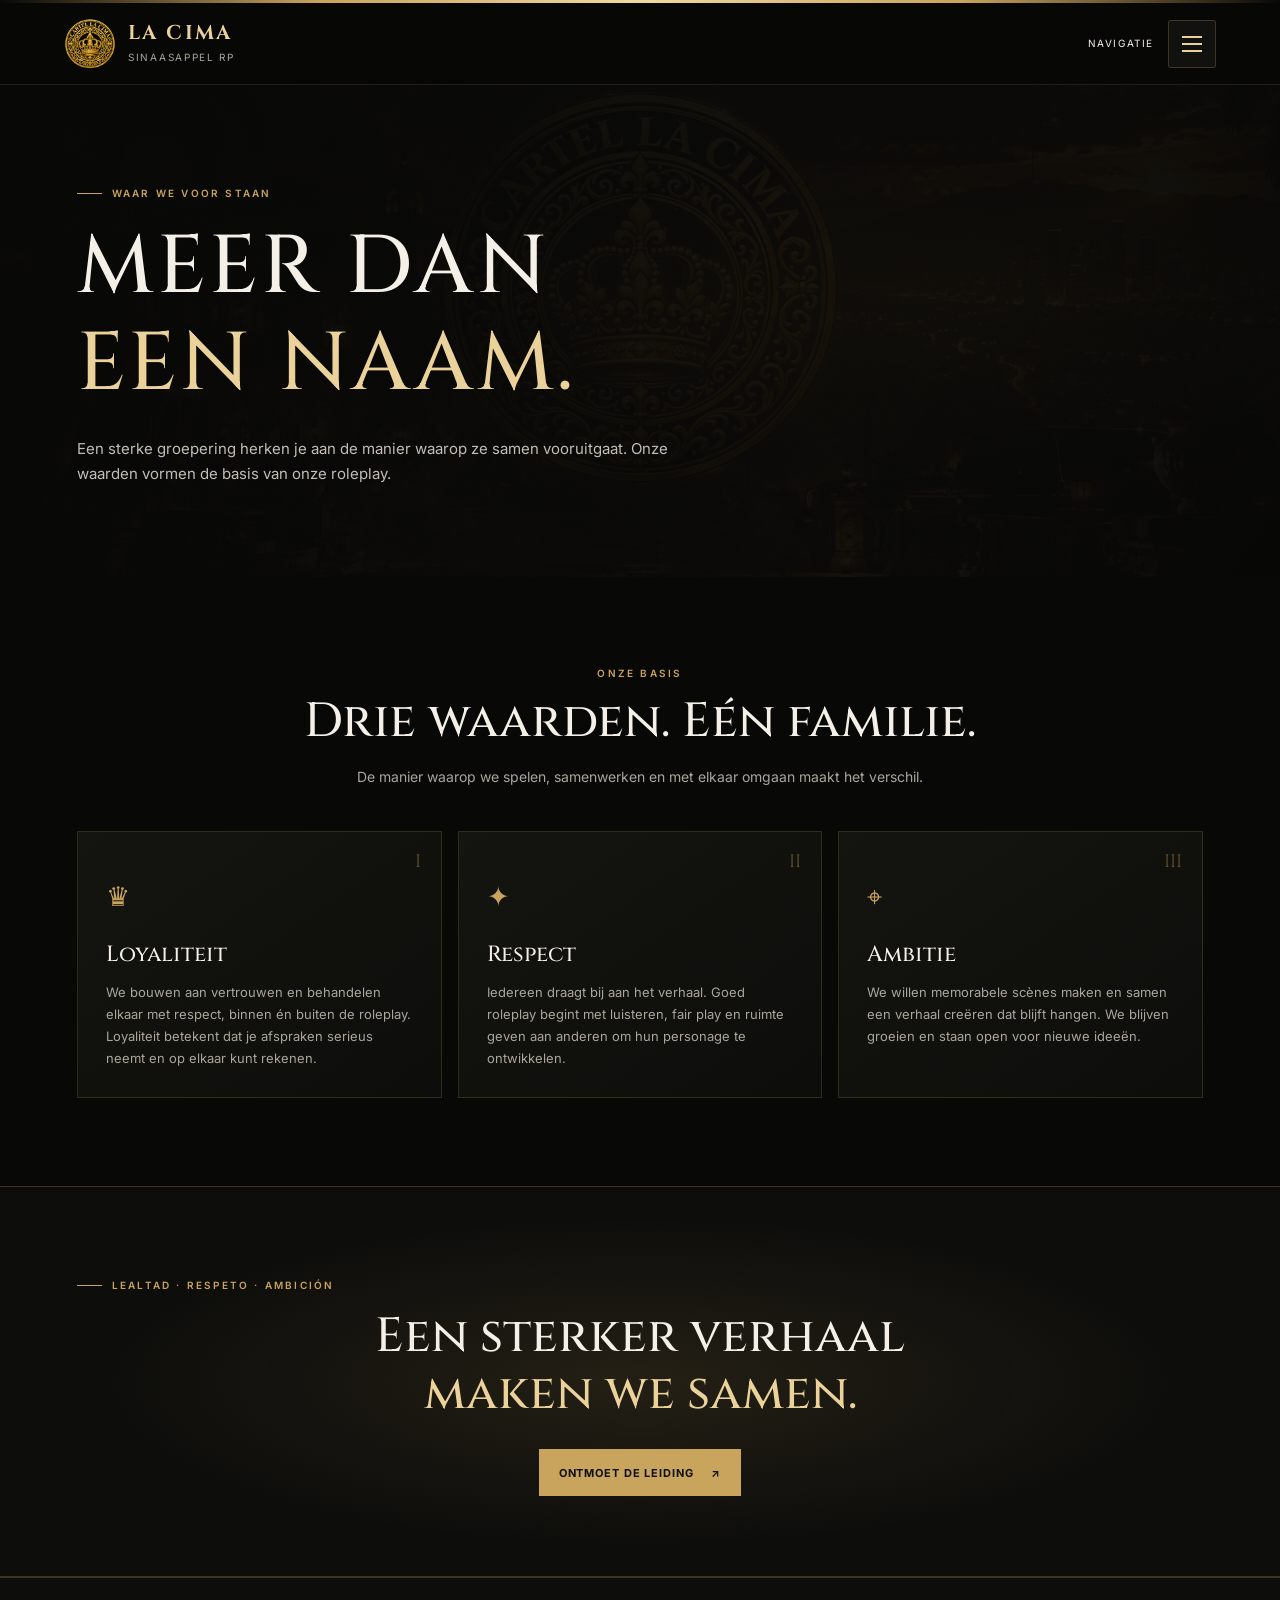
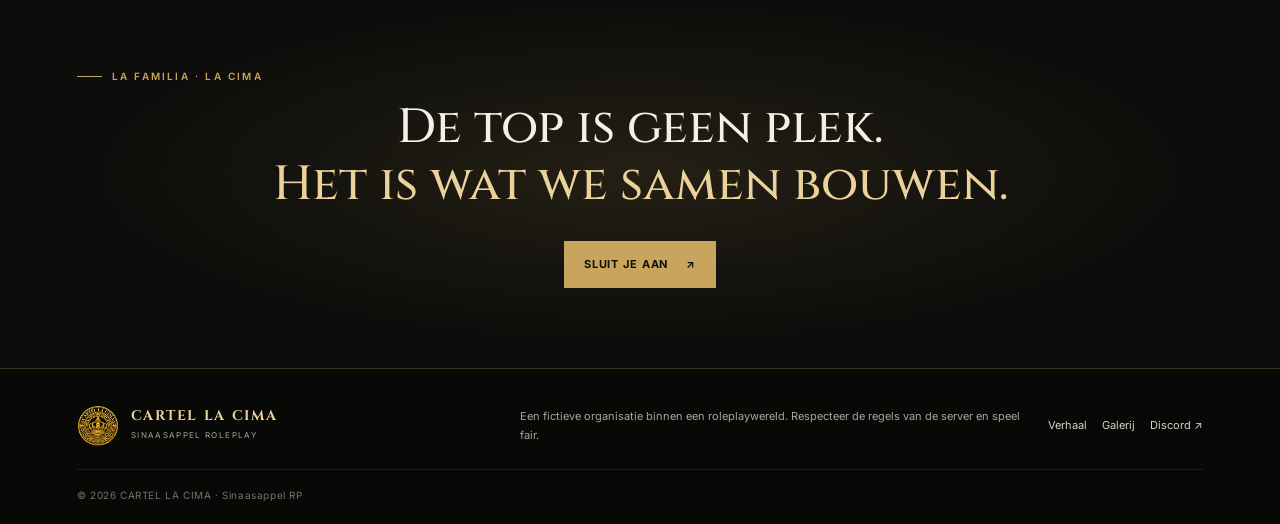
<file: waarden.html>
<!DOCTYPE html>
<html lang="nl">
<head>
  <meta name="google-site-verification" content="WvXRgHe4BdpTM_RKW-h9yV7HGVJYF44Y4NhQka72pgI">
  <meta charset="UTF-8">
  <meta name="viewport" content="width=device-width, initial-scale=1.0">
  <meta name="theme-color" content="#080807">
  <meta name="color-scheme" content="dark">
  <meta name="description" content="Cartel La Cima — Sinaasappel roleplay. Loyaliteit, eer en ambitie.">
  <title>Onze waarden — CARTEL LA CIMA</title>
  <link rel="icon" type="image/png" href="assets/f275185a-7b78-4d47-b29a-3f92ea401cad.png">
  <link rel="stylesheet" href="style.css">
</head>
<body>
  <div class="top-line"></div>
  <header class="site-header">
    <a class="brand" href="index.html" aria-label="La Cima startpagina">
      <img src="assets/f275185a-7b78-4d47-b29a-3f92ea401cad.png" alt="Cartel La Cima logo">
      <span><strong>LA CIMA</strong><small>Sinaasappel RP</small></span>
    </a>
    <div class="header-actions">
      <span class="menu-label">Navigatie</span>
      <div class="menu-wrap">
        <button class="menu-toggle" type="button" data-menu-toggle aria-label="Menu openen" aria-expanded="false" aria-controls="siteMenu">
          <span class="hamburger" aria-hidden="true"><span></span><span></span><span></span></span>
        </button>
        <nav class="nav-menu" id="siteMenu" data-nav-menu aria-label="Hoofdnavigatie" aria-hidden="true">
          <div class="menu-heading">Kies een pagina</div>
          <a href="index.html"><span>01</span>Home</a>
<a href="verhaal.html"><span>02</span>Ons verhaal</a>
<a href="waarden.html" aria-current="page"><span>03</span>Onze waarden</a>
<a href="leiding.html"><span>04</span>De leiding</a>
<a href="galerij.html"><span>05</span>Galerij</a>
<a href="media.html"><span>06</span>Media</a>
          <a class="discord-menu-link" href="https://discord.gg/VERVANG-DIT" target="_blank" rel="noopener noreferrer">Join Discord <span>↗</span></a>
        </nav>
      </div>
    </div>
  </header>
  <main>
    <section class="page-hero">
      <div class="hero-content">
        <p class="eyebrow">WAAR WE VOOR STAAN</p>
        <h1>MEER DAN<br><em>EEN NAAM.</em></h1>
        <p class="intro-copy">Een sterke groepering herken je aan de manier waarop ze samen vooruitgaat. Onze waarden vormen de basis van onze roleplay.</p>
        
      </div>
    </section>
    
<section class="section"><div class="section-heading"><div class="section-kicker">ONZE BASIS</div><h2>Drie waarden. Eén familie.</h2><p>De manier waarop we spelen, samenwerken en met elkaar omgaan maakt het verschil.</p></div>
<div class="value-grid">
<article class="value-card"><span class="value-number">I</span><div class="value-icon">♛</div><h3>Loyaliteit</h3><p>We bouwen aan vertrouwen en behandelen elkaar met respect, binnen én buiten de roleplay. Loyaliteit betekent dat je afspraken serieus neemt en op elkaar kunt rekenen.</p></article>
<article class="value-card"><span class="value-number">II</span><div class="value-icon">✦</div><h3>Respect</h3><p>Iedereen draagt bij aan het verhaal. Goed roleplay begint met luisteren, fair play en ruimte geven aan anderen om hun personage te ontwikkelen.</p></article>
<article class="value-card"><span class="value-number">III</span><div class="value-icon">⌖</div><h3>Ambitie</h3><p>We willen memorabele scènes maken en samen een verhaal creëren dat blijft hangen. We blijven groeien en staan open voor nieuwe ideeën.</p></article>
</div></section>
<section class="closing"><div class="closing-inner"><p class="eyebrow">LEALTAD · RESPETO · AMBICIÓN</p><h2>Een sterker verhaal<br><em>maken we samen.</em></h2><a class="button button-gold" href="leiding.html">Ontmoet de leiding <span>↗</span></a></div></section>

    <section class="closing"><div class="closing-inner"><p class="eyebrow">LA FAMILIA · LA CIMA</p><h2>De top is geen plek.<br><em>Het is wat we samen bouwen.</em></h2><a class="button button-gold discord-link" href="https://discord.gg/VERVANG-DIT" target="_blank" rel="noopener noreferrer">Sluit je aan <span>↗</span></a></div></section>
  </main>
  <footer class="footer">
    <a class="footer-brand" href="index.html"><img src="assets/f275185a-7b78-4d47-b29a-3f92ea401cad.png" alt=""><span><b>CARTEL LA CIMA</b><small>SINAASAPPEL ROLEPLAY</small></span></a>
    <p>Een fictieve organisatie binnen een roleplaywereld. Respecteer de regels van de server en speel fair.</p>
    <div class="footer-links"><a href="verhaal.html">Verhaal</a><a href="galerij.html">Galerij</a><a class="discord-link" href="https://discord.gg/VERVANG-DIT" target="_blank" rel="noopener noreferrer">Discord ↗</a></div>
    <div class="copyright">© <span data-year></span> CARTEL LA CIMA · Sinaasappel RP</div>
  </footer>
  <script src="script.js"></script>
</body>
</html>
</file>
<file: style.css>
@import url('https://fonts.googleapis.com/css2?family=Cinzel:wght@400;500;600;700;800&family=Inter:wght@300;400;500;600;700&display=swap');

:root {
  --bg: #080807;
  --panel: #11110f;
  --panel-2: #171612;
  --gold: #c9a45c;
  --gold-light: #ead29a;
  --text: #f4f0e7;
  --muted: #aaa69b;
  --line: rgba(201, 164, 92, .25);
  --content: 1160px;
}
* { box-sizing: border-box; }
html { scroll-behavior: smooth; scroll-padding-top: 100px; }
body { margin: 0; background: var(--bg); color: var(--text); font-family: Inter, Arial, sans-serif; line-height: 1.7; }
body.menu-open { overflow: hidden; }
a { color: inherit; text-decoration: none; }
img { display: block; max-width: 100%; }
button { font: inherit; }
.top-line { height: 3px; background: linear-gradient(90deg, transparent, var(--gold), #f1d99d, var(--gold), transparent); }
.site-header {
  position: sticky; top: 0; z-index: 1000; min-height: 82px;
  display: flex; align-items: center; justify-content: space-between; gap: 24px;
  padding: 13px max(5vw, calc((100vw - var(--content))/2));
  background: rgba(8,8,7,.94); border-bottom: 1px solid rgba(201,164,92,.15);
  backdrop-filter: blur(16px);
}
.brand, .footer-brand { display: inline-flex; align-items: center; gap: 12px; min-width: 0; }
.brand img { width: 52px; height: 52px; object-fit: contain; }
.brand strong, .footer-brand b { display: block; font: 700 20px/1.2 Cinzel, serif; letter-spacing: .12em; color: var(--gold-light); }
.brand small, .footer-brand small { display: block; margin-top: 4px; color: var(--muted); font-size: 10px; letter-spacing: .17em; text-transform: uppercase; }
.header-actions { display: flex; align-items: center; gap: 14px; }
.menu-wrap { position: relative; }
.menu-toggle {
  display: inline-flex; align-items: center; justify-content: center; gap: 10px;
  width: 48px; height: 48px; padding: 0; border: 1px solid var(--line); border-radius: 3px;
  color: var(--gold-light); background: #11110f; cursor: pointer; transition: border-color .25s, background .25s;
}
.menu-toggle:hover, .menu-toggle[aria-expanded="true"] { border-color: var(--gold); background: #1a1812; }
.hamburger { display: flex; flex-direction: column; gap: 5px; width: 20px; }
.hamburger span { display: block; width: 100%; height: 2px; background: currentColor; transition: transform .3s, opacity .2s; }
.menu-toggle[aria-expanded="true"] .hamburger span:first-child { transform: translateY(7px) rotate(45deg); }
.menu-toggle[aria-expanded="true"] .hamburger span:nth-child(2) { opacity: 0; }
.menu-toggle[aria-expanded="true"] .hamburger span:last-child { transform: translateY(-7px) rotate(-45deg); }
.menu-label { font-size: 10px; letter-spacing: .16em; text-transform: uppercase; }
.nav-menu {
  position: absolute; top: calc(100% + 14px); right: 0; width: min(330px, calc(100vw - 28px));
  padding: 10px; background: rgba(15,15,13,.98); border: 1px solid var(--line);
  box-shadow: 0 24px 65px rgba(0,0,0,.55); opacity: 0; visibility: hidden; pointer-events: none;
  transform: translateY(-10px) scale(.985); transform-origin: top right;
  transition: opacity .24s ease, transform .28s ease, visibility .24s;
}
.nav-menu.is-open { opacity: 1; visibility: visible; pointer-events: auto; transform: translateY(0) scale(1); }
.nav-menu .menu-heading { padding: 10px 13px 12px; color: var(--gold); font-size: 10px; letter-spacing: .2em; text-transform: uppercase; }
.nav-menu a { display: flex; align-items: center; gap: 14px; padding: 12px 13px; border-top: 1px solid rgba(255,255,255,.055); color: #e9e5dc; font-size: 13px; transition: background .2s, color .2s, padding .2s; }
.nav-menu a span { color: var(--gold); font-size: 10px; letter-spacing: .08em; }
.nav-menu a:hover, .nav-menu a[aria-current="page"] { color: var(--gold-light); background: rgba(201,164,92,.08); padding-left: 18px; }
.nav-menu .discord-menu-link { margin-top: 8px; border: 1px solid var(--line); color: var(--gold-light); justify-content: space-between; }
.page-hero {
  position: relative; isolation: isolate; min-height: 430px; display: flex; align-items: center;
  padding: 90px max(6vw, calc((100vw - var(--content))/2)); overflow: hidden;
  background: radial-gradient(ellipse at 75% 45%, rgba(157,116,46,.17), transparent 42%), linear-gradient(120deg,#0a0a08,#11100d 65%,#080807);
}
.page-hero::before { content: ""; position: absolute; inset: 0; z-index: -1; opacity: .14; background-image: url("assets/la-cima-hero.png"); background-position: center; background-size: cover; }
.page-hero::after { content: ""; position: absolute; inset: 0; z-index: -1; background: linear-gradient(90deg,rgba(8,8,7,.96),rgba(8,8,7,.7) 65%,rgba(8,8,7,.82)); }
.hero-content { max-width: 790px; }
.eyebrow, .section-kicker { color: var(--gold); font-size: 10px; font-weight: 600; letter-spacing: .22em; text-transform: uppercase; }
.eyebrow { display: flex; align-items: center; gap: 10px; }
.eyebrow::before { content: ""; width: 25px; height: 1px; background: var(--gold); }
h1, h2, h3 { margin: 0; font-family: Cinzel, Georgia, serif; font-weight: 500; line-height: 1.18; }
h1 { margin-top: 18px; font-size: clamp(42px, 7vw, 82px); letter-spacing: .045em; }
h1 em, h2 em, .gold { color: var(--gold-light); font-style: normal; }
.page-hero .intro-copy { max-width: 620px; margin: 22px 0 0; color: #c3beb3; font-size: 15px; }
.hero-actions { display: flex; flex-wrap: wrap; gap: 12px; margin-top: 30px; }
.button { min-height: 47px; display: inline-flex; align-items: center; justify-content: center; gap: 18px; padding: 12px 19px; border: 1px solid var(--gold); font-size: 11px; font-weight: 700; letter-spacing: .08em; text-transform: uppercase; transition: transform .2s, background .2s, color .2s; }
.button:hover { transform: translateY(-2px); }
.button-gold { background: var(--gold); color: #100f0b; }
.button-gold:hover { background: var(--gold-light); }
.button-ghost { background: rgba(10,10,8,.4); color: var(--text); border-color: rgba(255,255,255,.22); }
.button-ghost:hover { border-color: var(--gold); color: var(--gold-light); }
.section { width: min(var(--content), 88vw); margin: 0 auto; padding: 88px 0; }
.section-heading { max-width: 680px; margin: 0 auto 42px; text-align: center; }
.section-heading h2, .section h2 { margin-top: 12px; font-size: clamp(30px, 4vw, 48px); }
.section-heading p, .section p { color: var(--muted); }
.section-heading p { margin: 15px 0 0; font-size: 14px; }
.content-grid { display: grid; grid-template-columns: .85fr 1.15fr; gap: clamp(28px, 6vw, 82px); align-items: start; }
.content-grid .lead { color: var(--text); font-size: 19px; line-height: 1.8; }
.story-copy p { margin: 0 0 18px; font-size: 14px; }
.story-note { padding-left: 15px; border-left: 2px solid var(--gold); font-size: 12px !important; }
.value-grid { display: grid; grid-template-columns: repeat(3,1fr); gap: 16px; }
.value-card { position: relative; min-height: 250px; padding: 28px; background: linear-gradient(145deg,#141410,#0d0d0b); border: 1px solid rgba(201,164,92,.18); transition: transform .25s, border-color .25s; }
.value-card:hover { transform: translateY(-5px); border-color: var(--gold); }
.value-number { position: absolute; top: 17px; right: 20px; color: rgba(201,164,92,.45); font: 18px Cinzel,serif; }
.value-icon { margin: 14px 0 22px; color: var(--gold); font-size: 27px; }
.value-card h3 { font-size: 22px; }
.value-card p { margin-bottom: 0; font-size: 13px; }
.leadership-panel { display: grid; grid-template-columns: 1.2fr .8fr; gap: 30px; align-items: center; padding: clamp(25px,5vw,60px); border: 1px solid var(--line); background: radial-gradient(ellipse at 90% 50%,rgba(201,164,92,.1),transparent 45%),#11110f; }
.leadership-panel p { max-width: 600px; }
.leaders { display: grid; grid-template-columns: repeat(2,minmax(0,1fr)); gap: 14px; margin-top: 30px; }
.leader { display: flex; align-items: center; gap: 13px; padding: 17px 14px; border: 1px solid rgba(255,255,255,.09); }
.leader-crown { color: var(--gold); font-size: 23px; }
.leader small { color: var(--gold); font-size: 9px; letter-spacing: .16em; }
.leader h3 { margin-top: 4px; font-size: 16px; }
.leadership-art { display: grid; place-items: center; }
.leadership-art img { width: min(100%,300px); max-height: 300px; object-fit: contain; filter: drop-shadow(0 10px 45px rgba(201,164,92,.12)); }
.gallery-grid { display: grid; grid-template-columns: repeat(2,minmax(0,1fr)); gap: 18px; }
.gallery-item { position: relative; min-height: 270px; margin: 0; overflow: hidden; background: #12120f; border: 1px solid var(--line); }
.gallery-item img { width: 100%; height: 100%; min-height: 270px; position: absolute; inset: 0; object-fit: cover; transition: transform .5s; }
.gallery-item:hover img { transform: scale(1.04); }
.gallery-item::after { content: ""; position: absolute; inset: 25% 0 0; background: linear-gradient(transparent,rgba(0,0,0,.88)); pointer-events: none; }
.gallery-item figcaption { position: absolute; z-index: 1; bottom: 0; left: 0; right: 0; display: flex; gap: 12px; align-items: center; padding: 20px; }
.gallery-item figcaption > span { width: 3px; height: 35px; background: var(--gold); }
.gallery-item figcaption b, .gallery-item figcaption small { display: block; }
.gallery-item figcaption b { font: 16px Cinzel,serif; }
.gallery-item figcaption small { color: #c3beb3; font-size: 11px; }
.gallery-placeholder { display: grid; place-items: center; min-height: 270px; height: 100%; padding: 35px; text-align: center; border: 1px dashed rgba(201,164,92,.35); }
.gallery-placeholder strong { display: block; color: var(--gold-light); font: 18px Cinzel,serif; }
.gallery-placeholder p { margin: 6px 0 0; font-size: 12px; }
.media-grid { display: grid; grid-template-columns: 1.35fr .85fr; gap: 20px; align-items: stretch; }
.video-card, .discord-card { border: 1px solid var(--line); background: var(--panel); }
.video-frame { aspect-ratio: 16/9; background: radial-gradient(ellipse at center,rgba(201,164,92,.14),transparent 55%),#090908; }
.video-frame iframe { width: 100%; height: 100%; border: 0; }
.video-placeholder { height: 100%; min-height: 240px; display: flex; flex-direction: column; align-items: center; justify-content: center; gap: 13px; padding: 20px; text-align: center; }
.play-icon { display: grid; place-items: center; width: 55px; height: 55px; border: 1px solid var(--gold); border-radius: 50%; color: var(--gold-light); }
.video-placeholder b { font: 14px Cinzel,serif; letter-spacing: .08em; }
.video-placeholder small { color: var(--muted); font-size: 11px; }
.video-caption { display: flex; align-items: center; justify-content: space-between; gap: 20px; padding: 20px; }
.video-caption small { color: var(--gold); font-size: 9px; letter-spacing: .16em; }
.video-caption h3 { margin-top: 5px; font-size: 19px; }
.gold-dot { width: 8px; height: 8px; flex: 0 0 auto; border-radius: 50%; background: var(--gold); }
.discord-card { padding: clamp(24px,4vw,38px); }
.discord-symbol { color: var(--gold); font-size: 30px; }
.discord-card h3 { margin: 12px 0; font-size: 27px; }
.discord-card p { font-size: 13px; }
.discord-card ul { list-style: none; margin: 22px 0; padding: 0; }
.discord-card li { margin: 9px 0; color: #d7d2c8; font-size: 12px; }
.discord-card li span { margin-right: 9px; color: var(--gold); }
.button-full { width: 100%; }
.closing { padding: 80px 6vw; text-align: center; background: radial-gradient(ellipse at center,rgba(201,164,92,.12),transparent 60%),#0d0d0b; border-top: 1px solid var(--line); border-bottom: 1px solid var(--line); }
.closing h2 { margin: 15px 0 27px; font-size: clamp(28px,4.5vw,48px); }
.footer { width: min(var(--content),88vw); margin: 0 auto; padding: 36px 0 20px; display: grid; grid-template-columns: 1fr 1.2fr auto; gap: 22px; align-items: center; }
.footer-brand img { width: 42px; height: 42px; object-fit: contain; }
.footer-brand b { font-size: 14px; }
.footer-brand small { font-size: 8px; }
.footer > p { margin: 0; color: var(--muted); font-size: 11px; }
.footer-links { display: flex; flex-wrap: wrap; gap: 15px; font-size: 11px; color: #d7d2c8; }
.footer-links a:hover { color: var(--gold-light); }
.copyright { grid-column: 1/-1; padding-top: 17px; border-top: 1px solid rgba(255,255,255,.08); color: #77736a; font-size: 10px; letter-spacing: .06em; }
@media (max-width: 760px) {
  .site-header { min-height: 72px; padding: 10px 5vw; }
  .brand img { width: 44px; height: 44px; }
  .brand strong { font-size: 17px; }
  .menu-label { display: none; }
  .page-hero { min-height: 390px; padding: 70px 6vw; }
  .section { padding: 64px 0; width: 88vw; }
  .content-grid, .leadership-panel, .media-grid { grid-template-columns: 1fr; }
  .content-grid { gap: 18px; }
  .value-grid { grid-template-columns: 1fr; }
  .value-card { min-height: 0; padding: 24px; }
  .value-icon { margin: 4px 0 13px; }
  .leadership-art { order: -1; }
  .leadership-art img { width: 150px; max-height: 160px; }
  .leaders { grid-template-columns: 1fr; }
  .gallery-grid { grid-template-columns: 1fr; }
  .gallery-item, .gallery-item img { min-height: 230px; }
  .footer { grid-template-columns: 1fr; }
  .copyright { grid-column: auto; }
}
@media (prefers-reduced-motion: reduce) {
  *, *::before, *::after { scroll-behavior: auto !important; transition-duration: .01ms !important; animation-duration: .01ms !important; }
}
</file>
